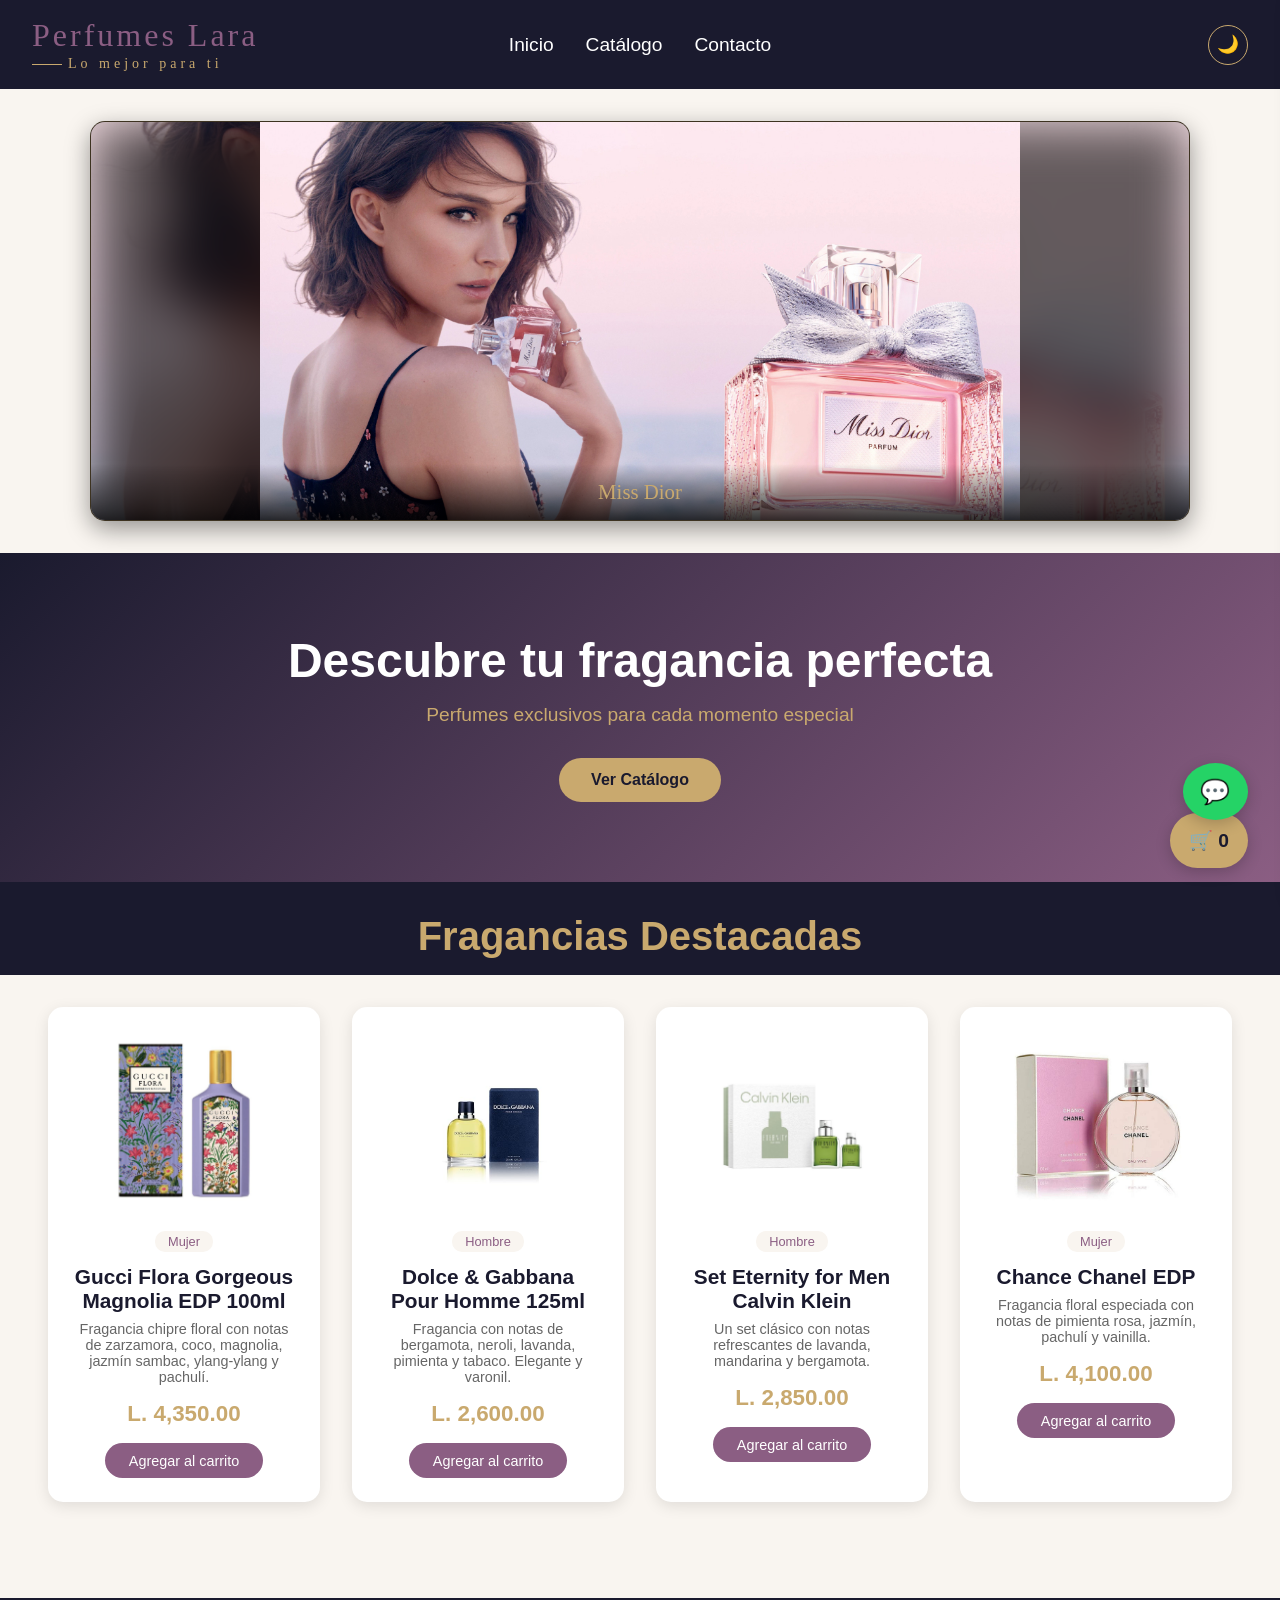
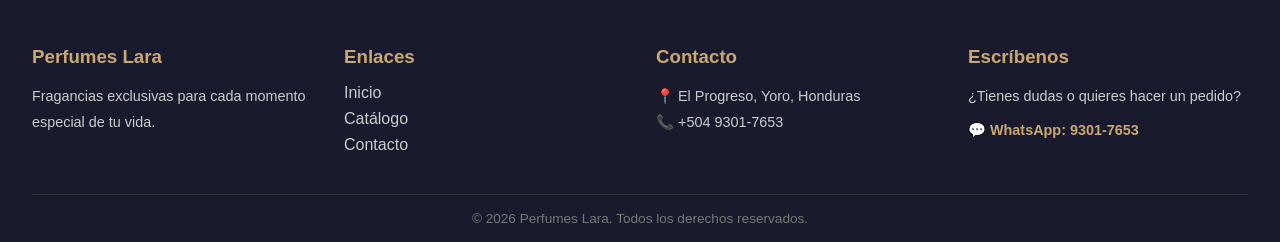
<file: index.html>
<!DOCTYPE html>
<html lang="es">
<head>
  <meta charset="UTF-8">
  <meta name="viewport" content="width=device-width, initial-scale=1.0">
  <title>Perfumes Lara - Inicio</title>
  <link rel="stylesheet" href="css/styles.css">
</head>
<body>

  <!-- NAVBAR -->
  <header class="navbar">
    <div class="logo">
      <span class="logo-nombre">Perfumes Lara</span>
      <div class="logo-linea">
        <span class="logo-linea-decorativa"></span>
        <span class="logo-subtitulo">Lo mejor para ti</span>
      </div>
    </div>

    <nav>
      <button class="hamburger" id="hamburger">☰</button>
      <ul class="nav-links">
        <li><a href="index.html">Inicio</a></li>
        <li><a href="catalogo.html">Catálogo</a></li>
        <li><a href="contacto.html">Contacto</a></li>
      </ul>
    </nav>

    <div class="nav-acciones">
      <button class="btn-dark" id="btn-dark">🌙</button>
    </div>
  </header>

  <!-- CARRUSEL TIPO BANNER -->
  <section class="banner-slider">
    <div class="slider-container" id="sliderContainer">
      
      <div class="slide" style="background-image: url('img/diorportada.jpg');">
        <img src="img/diorportada.jpg" alt="Miss Dior">
        <div class="slide-caption">Miss Dior</div>
      </div>

      <div class="slide" style="background-image: url('img/Sauvage portada.png');">
        <img src="img/Sauvage portada.png" alt="Sauvage">
        <div class="slide-caption">Sauvage</div>
      </div>

      <div class="slide" style="background-image: url('img/coco portada.jpg');">
        <img src="img/coco portada.jpg" alt="Coco Mademoiselle">
        <div class="slide-caption">Coco Mademoiselle</div>
      </div>

      <div class="slide" style="background-image: url('img/blueportada.jpg');">
        <img src="img/blueportada.jpg" alt="Bleu de Chanel">
        <div class="slide-caption">Bleu de Chanel</div>
      </div>

      <div class="slide" style="background-image: url('img/Portada.webp');">
        <img src="img/Portada.webp" alt="La Vie Est Belle">
        <div class="slide-caption">La Vie Est Belle</div>
      </div>

    </div>
  </section>

  <!-- HERO SECTION -->
  <section class="hero">
    <h1>Descubre tu fragancia perfecta</h1>
    <p>Perfumes exclusivos para cada momento especial</p>
    <a href="catalogo.html" class="btn">Ver Catálogo</a>
  </section>

  <!-- SECCIÓN DE PRODUCTOS DESTACADOS -->
  <section class="page-header" style="padding: 2rem 1rem 1rem; background-color: var(--color-oscuro);">
    <h2 style="font-size: 2.5rem; color: var(--color-dorado); text-align: center;">Fragancias Destacadas</h2>
  </section>

  <section class="productos">
    <!-- Card 1 -->
    <div class="card" data-categoria="mujer">
      <img src="img/gucci flora morada 100ml.jpg" alt="Gucci Flora Gorgeous Magnolia EDP 100ml">
      <span class="categoria">Mujer</span>
      <h3>Gucci Flora Gorgeous Magnolia EDP 100ml</h3>
      <p>Fragancia chipre floral con notas de zarzamora, coco, magnolia, jazmín sambac, ylang-ylang y pachulí.</p>
      <span class="precio">L. 4,350.00</span>
      <button class="btn-agregar">Agregar al carrito</button>
    </div>

    <!-- Card 2 -->
    <div class="card" data-categoria="hombre">
      <img src="img/dolce gabbana pour home 125ml.jpg" alt="Dolce & Gabbana Pour Homme 125ml">
      <span class="categoria">Hombre</span>
      <h3>Dolce & Gabbana Pour Homme 125ml</h3>
      <p>Fragancia con notas de bergamota, neroli, lavanda, pimienta y tabaco. Elegante y varonil.</p>
      <span class="precio">L. 2,600.00</span>
      <button class="btn-agregar">Agregar al carrito</button>
    </div>

    <!-- Card 3 -->
    <div class="card" data-categoria="hombre">
      <img src="img/set eternity for men.jpg" alt="Set Eternity for men">
      <span class="categoria">Hombre</span>
      <h3>Set Eternity for Men Calvin Klein</h3>
      <p>Un set clásico con notas refrescantes de lavanda, mandarina y bergamota.</p>
      <span class="precio">L. 2,850.00</span>
      <button class="btn-agregar">Agregar al carrito</button>
    </div>

    <!-- Card 4 -->
    <div class="card" data-categoria="mujer">
      <img src="img/Chance Chanel.jpg" alt="Chance Chanel EDP">
      <span class="categoria">Mujer</span>
      <h3>Chance Chanel EDP</h3>
      <p>Fragancia floral especiada con notas de pimienta rosa, jazmín, pachulí y vainilla.</p>
      <span class="precio">L. 4,100.00</span>
      <button class="btn-agregar">Agregar al carrito</button>
    </div>
  </section>

  <!-- CARRITO FLOTANTE -->
  <div class="carrito-flotante">
    🛒 <span id="contador">0</span>
  </div>

  <!-- WHATSAPP FLOTANTE -->
  <a href="https://wa.me/50493017653" class="whatsapp-flotante" target="_blank">💬</a>

  <!-- PANEL LATERAL DEL CARRITO -->
  <div class="carrito-panel" id="carrito-panel">
    <div class="carrito-header">
      <h3>Tu Carrito</h3>
      <button id="cerrar-carrito">✕</button>
    </div>
    <div class="carrito-items" id="carrito-items">
      <p class="carrito-vacio">Tu carrito está vacío</p>
    </div>
    <div class="carrito-footer">
      <div class="carrito-total">
        <span>Total:</span>
        <span id="carrito-total">L. 0.00</span>
      </div>
      <button class="btn-finalizar" id="btn-finalizar">Finalizar por WhatsApp</button>
    </div>
  </div>
  <div class="overlay" id="overlay"></div>

  <!-- FOOTER -->
  <footer class="footer">
    <div class="footer-contenido">
      <div class="footer-col">
        <h3>Perfumes Lara</h3>
        <p>Fragancias exclusivas para cada momento especial de tu vida.</p>
      </div>
      <div class="footer-col">
        <h3>Enlaces</h3>
        <ul>
          <li><a href="index.html">Inicio</a></li>
          <li><a href="catalogo.html">Catálogo</a></li>
          <li><a href="contacto.html">Contacto</a></li>
        </ul>
      </div>
      <div class="footer-col">
        <h3>Contacto</h3>
        <p>📍 El Progreso, Yoro, Honduras</p>
        <p>📞 +504 9301-7653</p>
      </div>
      <div class="footer-col">
        <h3>Escríbenos</h3>
        <p>¿Tienes dudas o quieres hacer un pedido?</p>
        <p style="margin-top: 0.5rem;">
          <a href="https://wa.me/50493017653" target="_blank" style="color: var(--color-dorado); text-decoration: none; font-weight: bold;">
            💬 WhatsApp: 9301-7653
          </a>
        </p>
      </div>
    </div>
    <div class="footer-bottom">
      <p>&copy; 2026 Perfumes Lara. Todos los derechos reservados.</p>
    </div>
  </footer>

  <script src="js/main.js"></script>
</body>
</html>
</file>
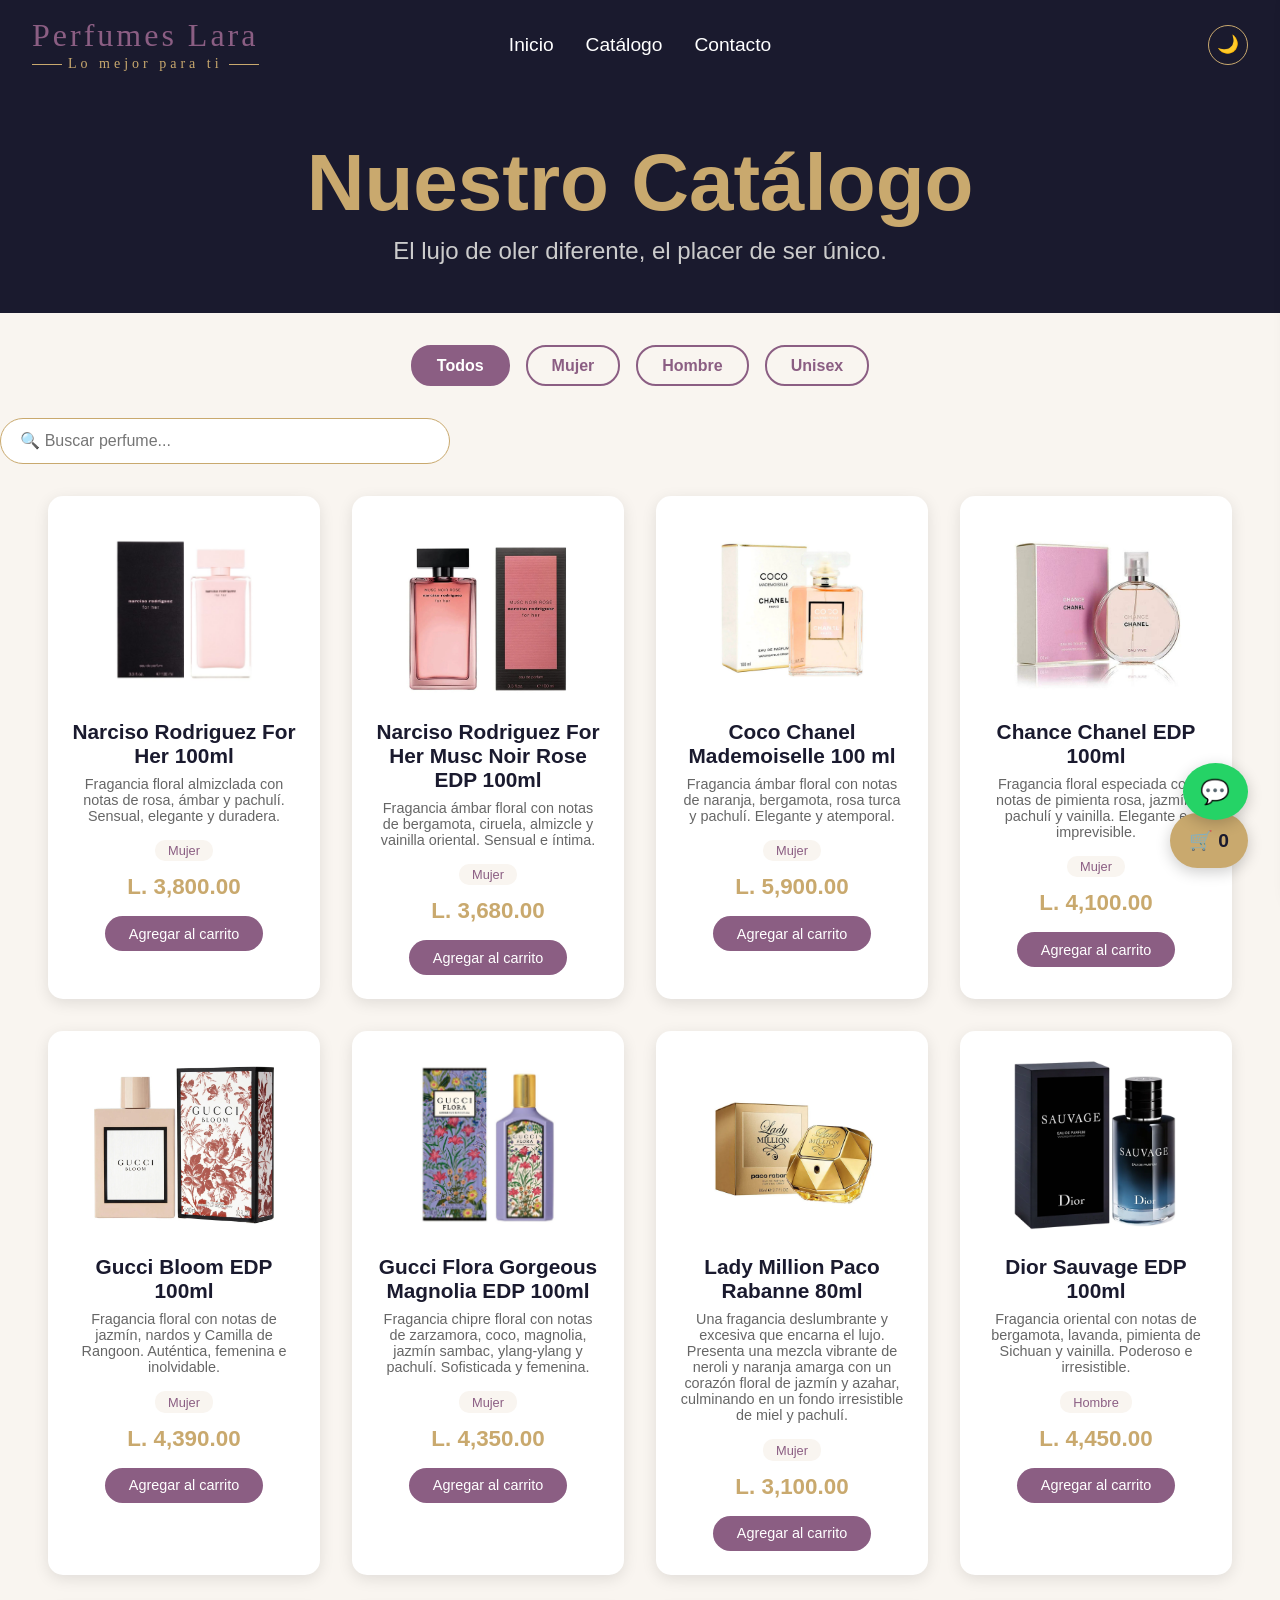
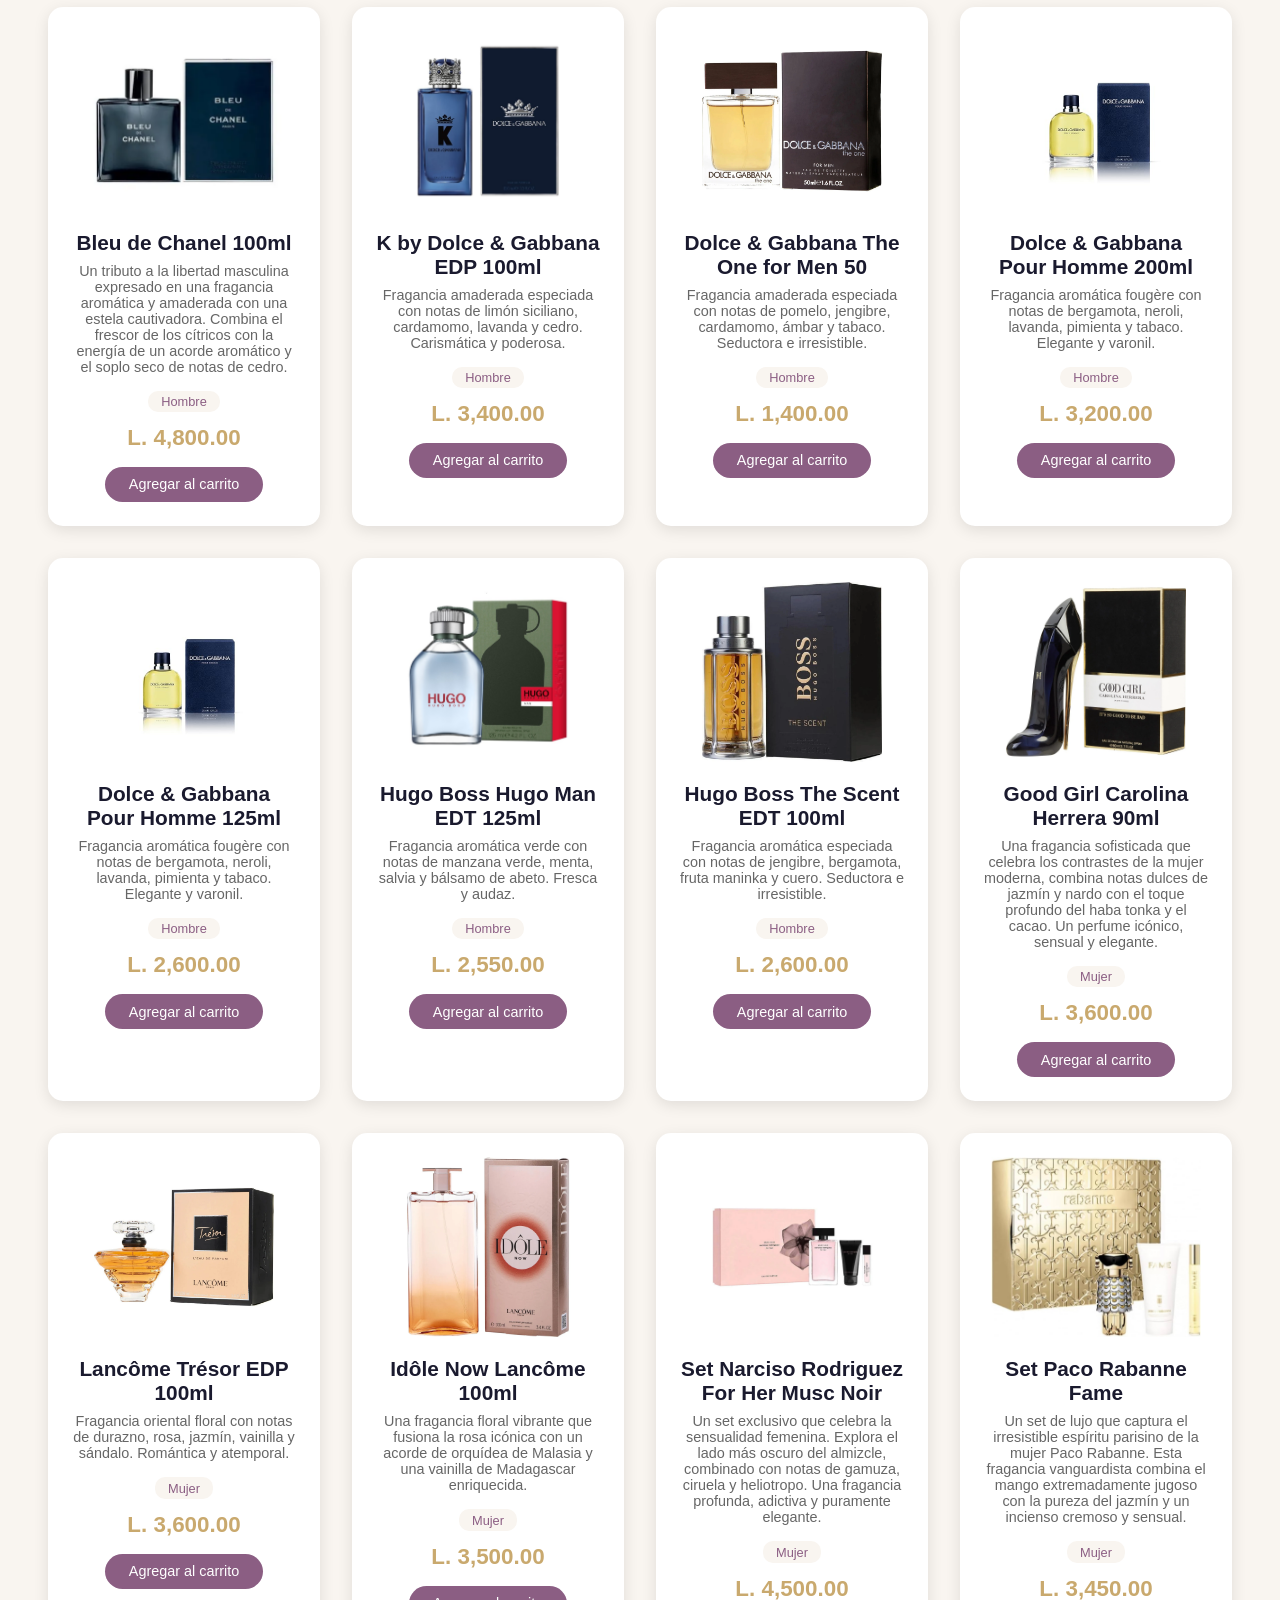
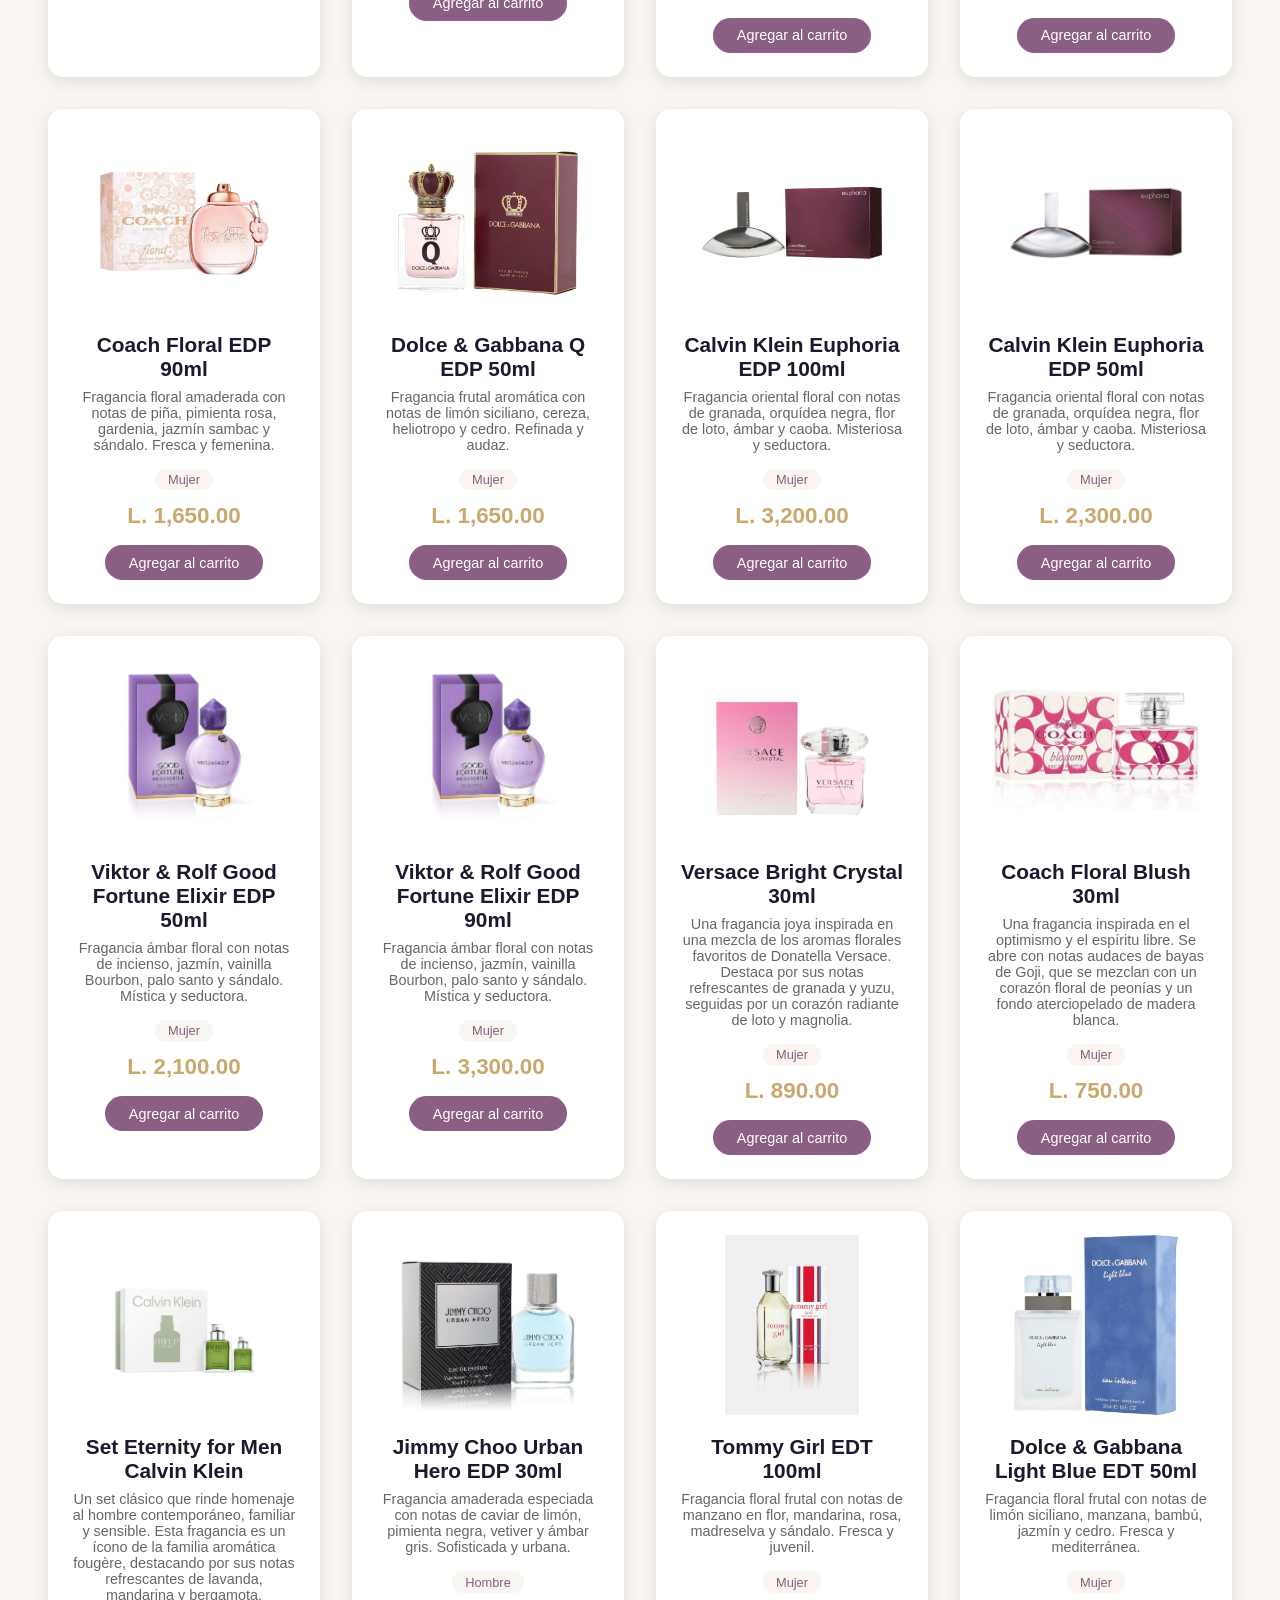
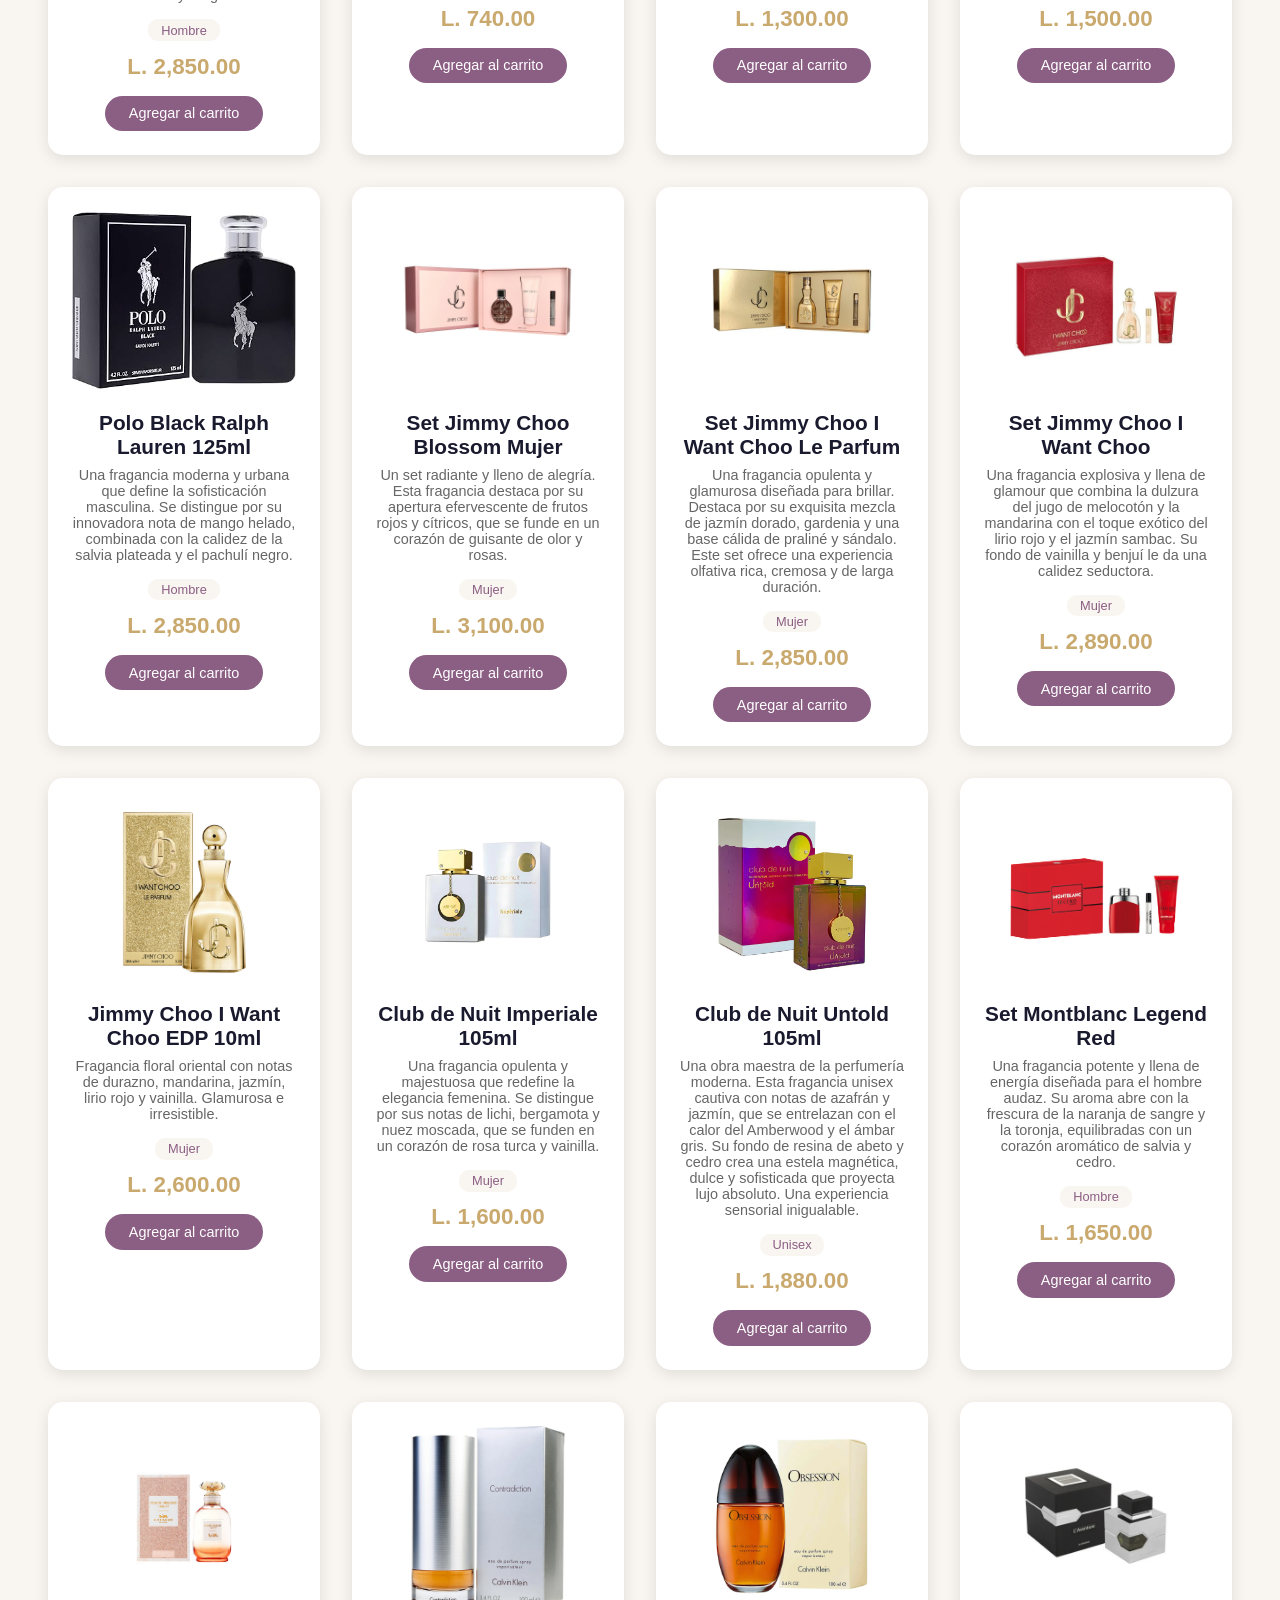
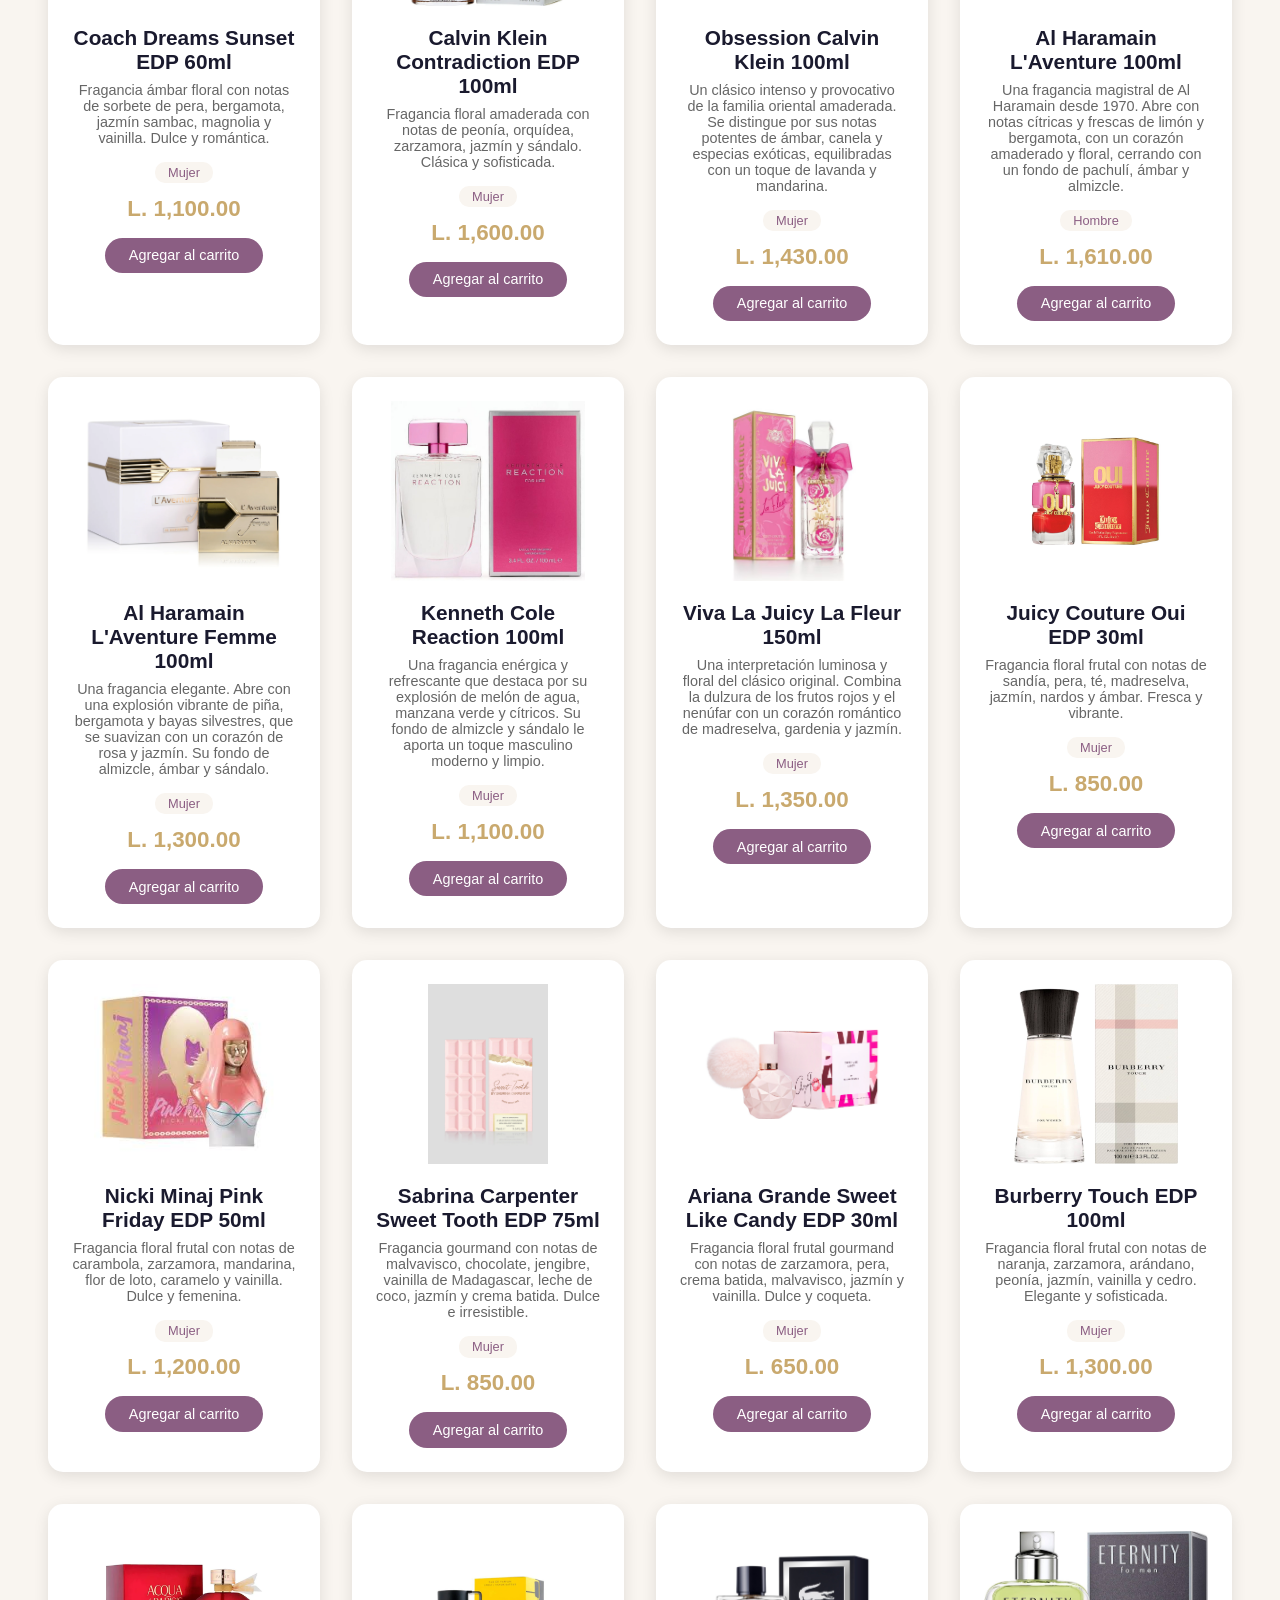
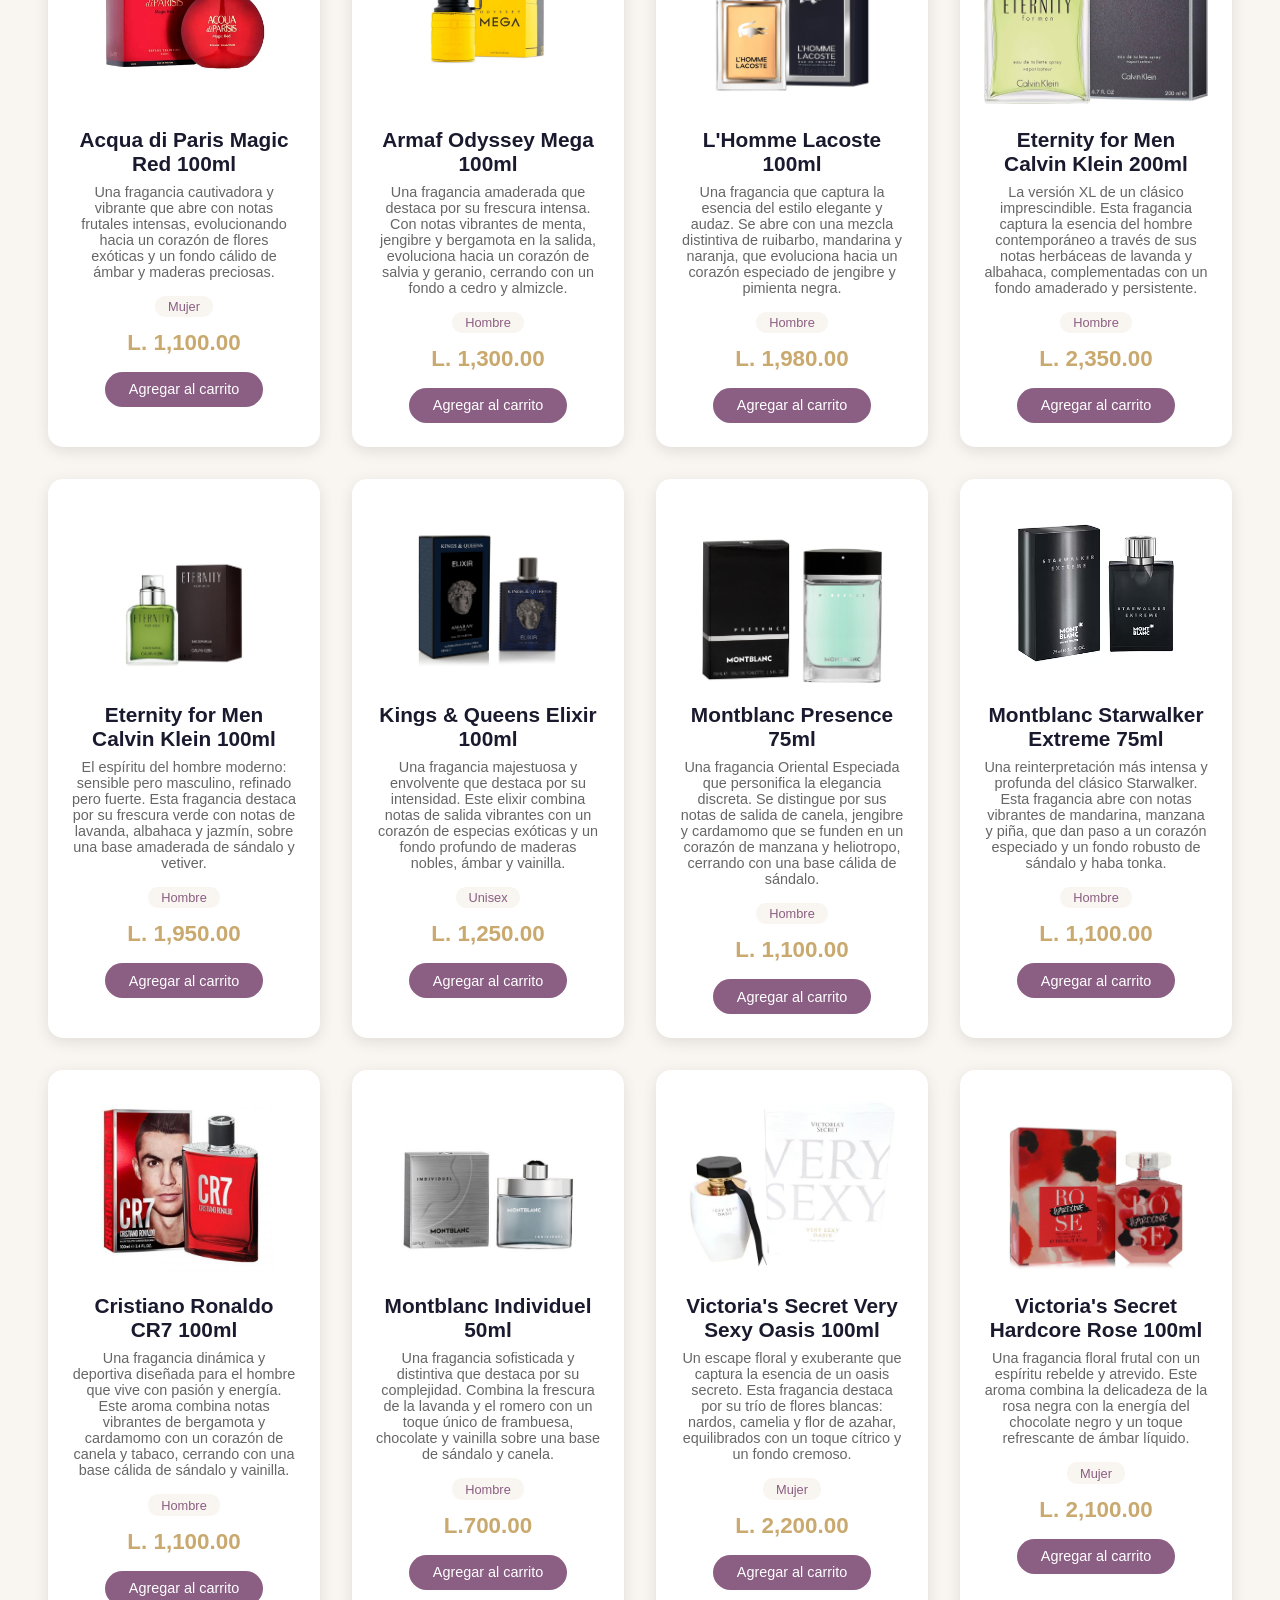
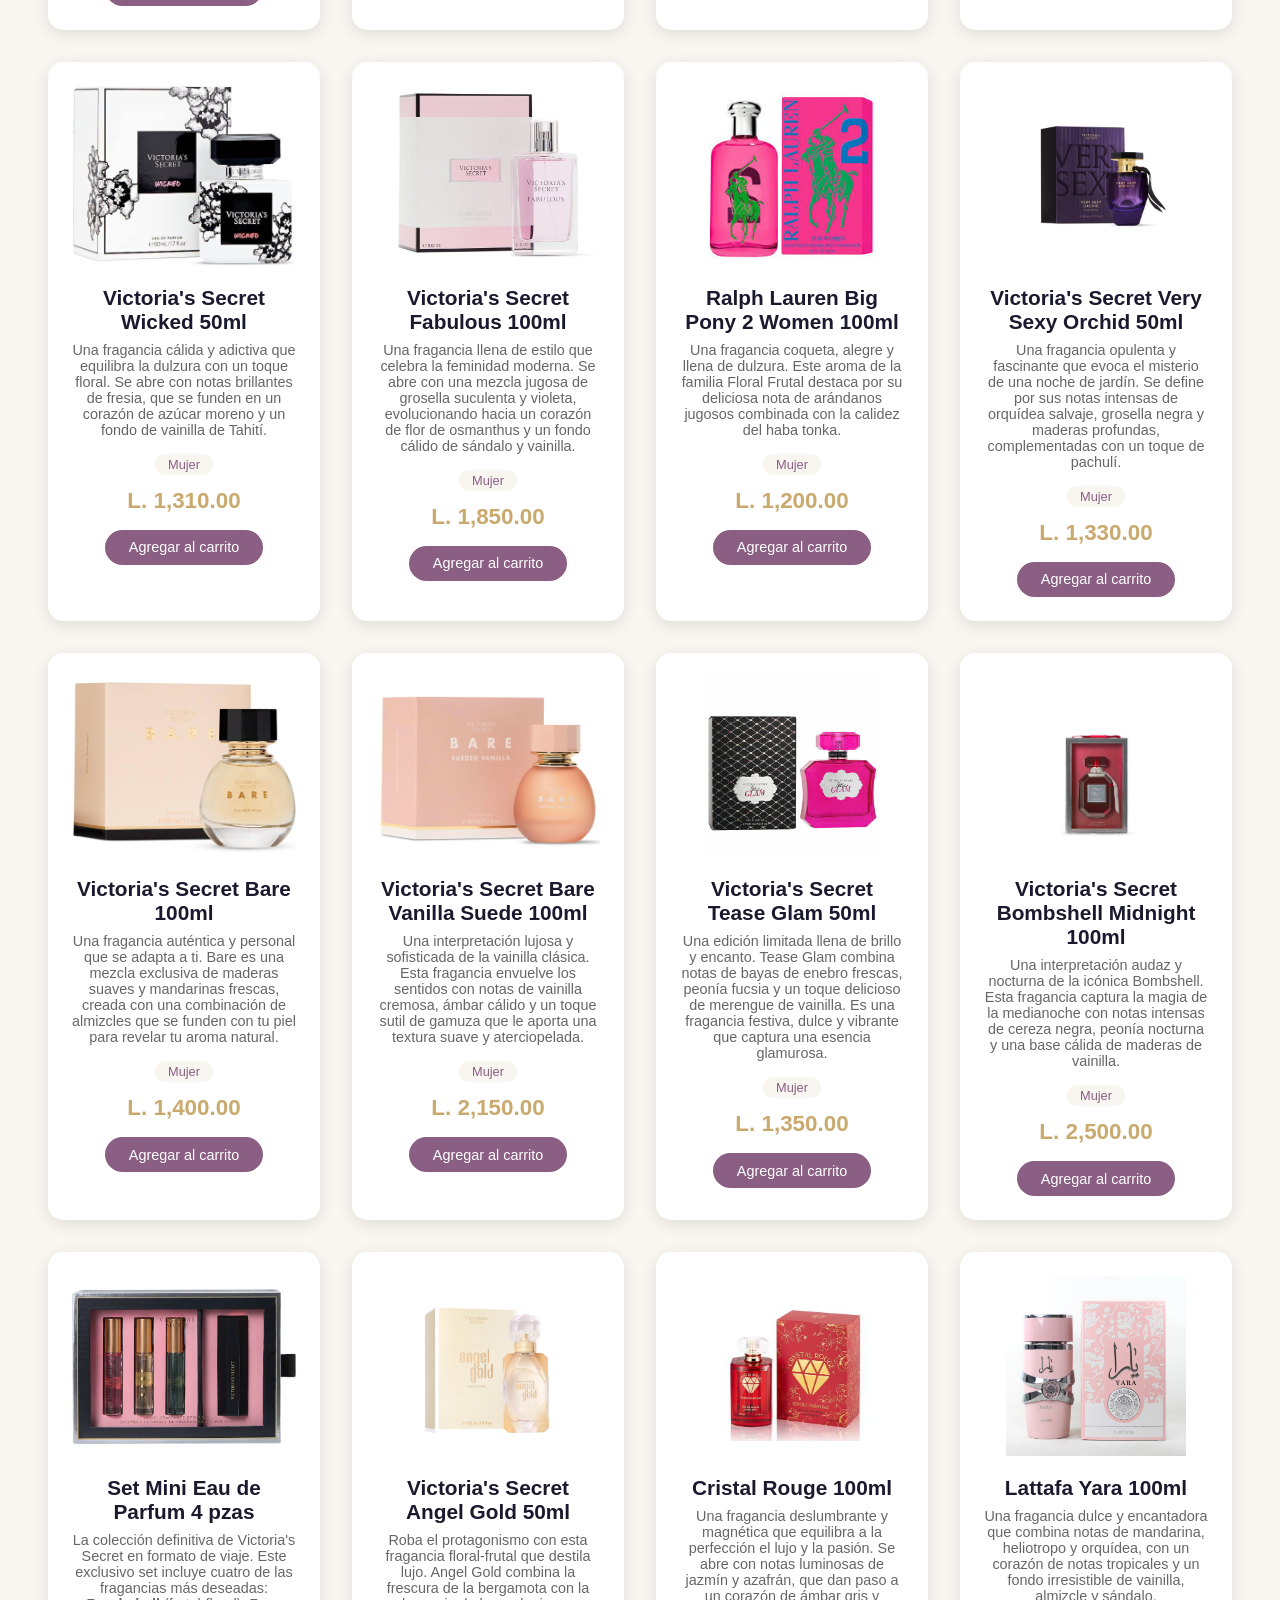
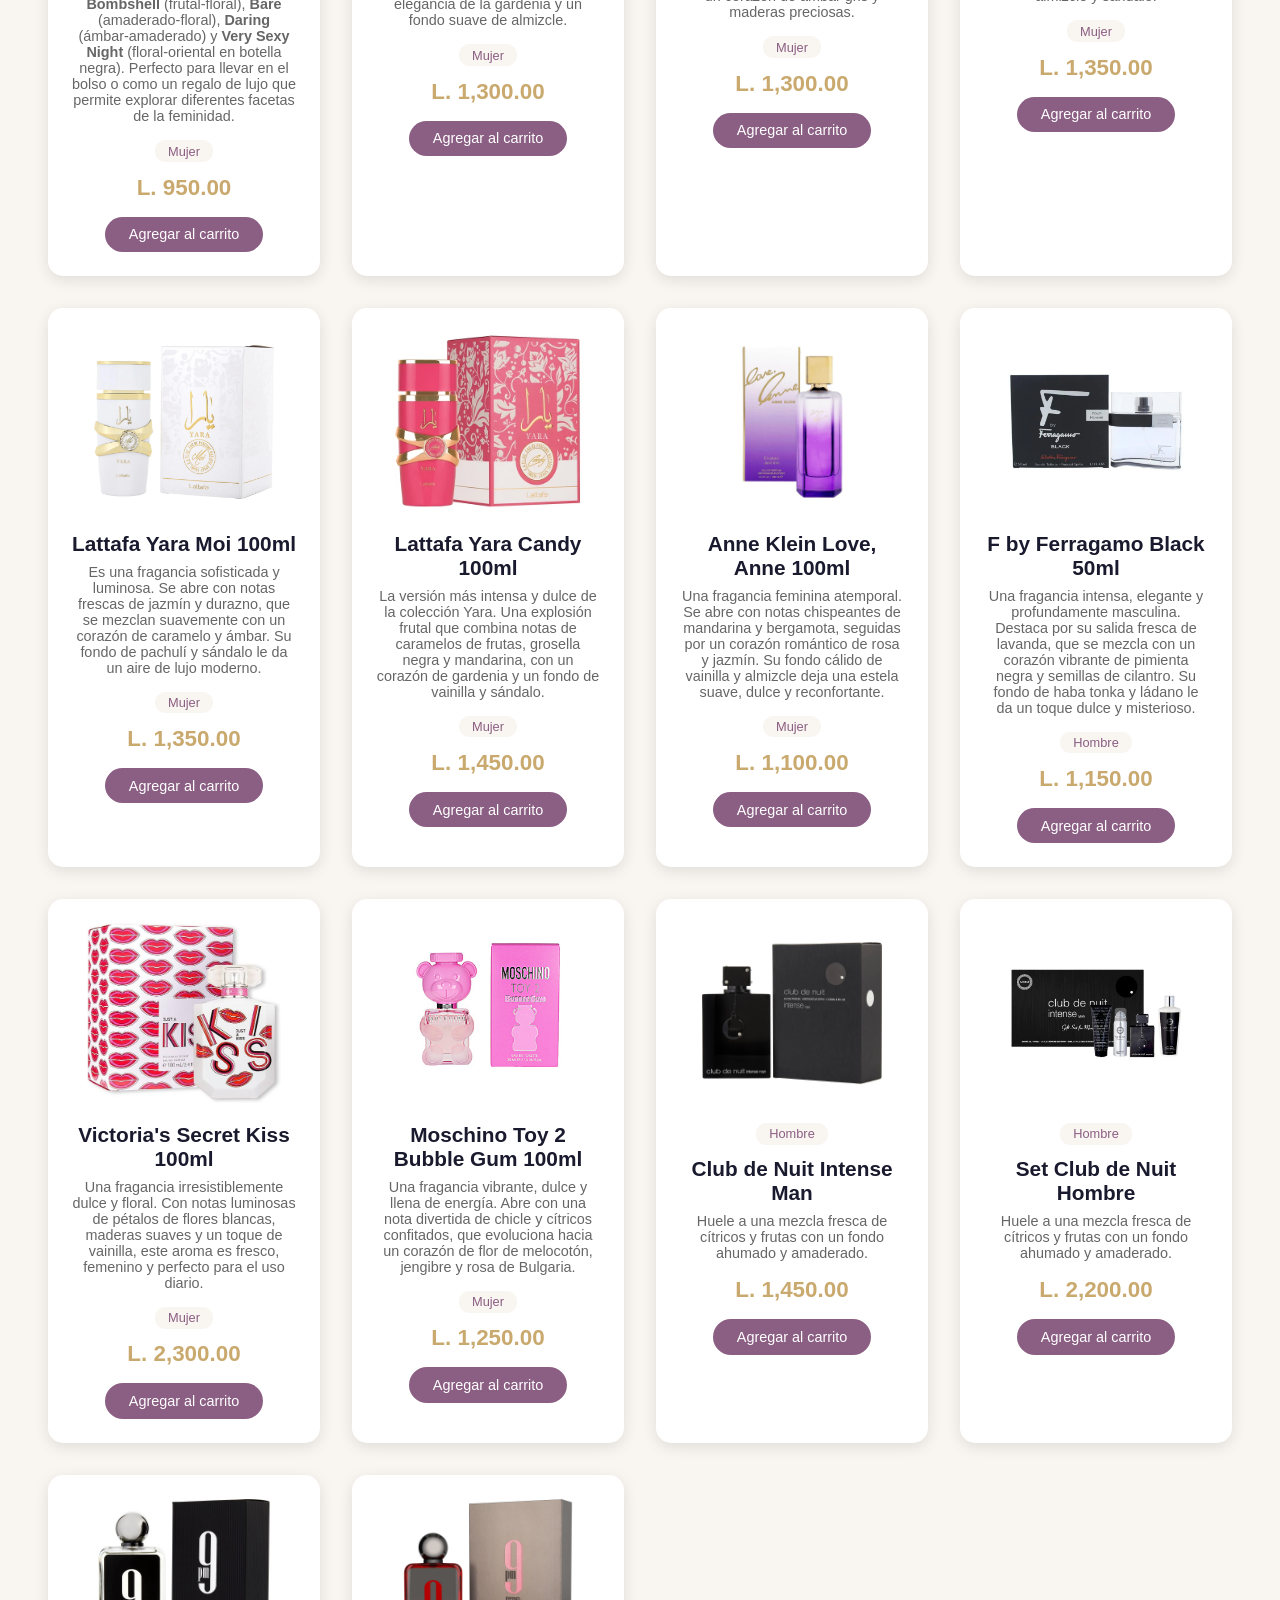
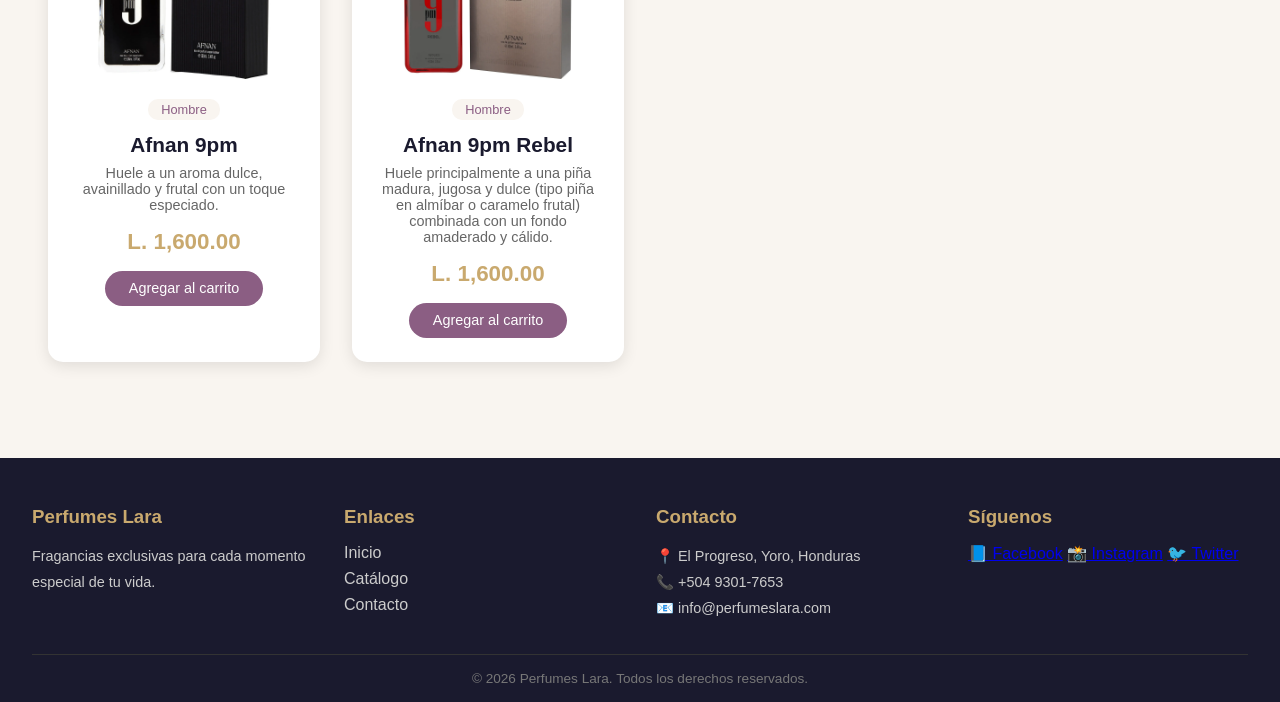
<file: catalogo.html>
<!DOCTYPE html>
<html lang="es">
<head>
  <meta charset="UTF-8">
  <meta name="viewport" content="width=device-width, initial-scale=1.0">
  <title>Catálogo - Perfumes Lara</title>
  <link rel="stylesheet" href="css/styles.css">
</head>
<body>

  <!-- NAVEGACIÓN -->
  <nav class="navbar">
    <div class="logo">
  <span class="logo-nombre">Perfumes Lara</span>
  <div class="logo-linea">
    <span class="logo-linea-decorativa"></span>
    <span class="logo-subtitulo">Lo mejor para ti</span>
    <span class="logo-linea-decorativa"></span>
  </div>
</div>
    <ul class="nav-links">
      <li><a href="index.html">Inicio</a></li>
      <li><a href="catalogo.html">Catálogo</a></li>
      <li><a href="contacto.html">Contacto</a></li>
    </ul>
    <div class="nav-acciones">
      <button class="btn-dark" id="btn-dark">🌙</button>
      <button class="hamburger" id="hamburger">☰</button>
    </div>
  </nav>

  <!-- ENCABEZADO -->
  <section class="page-header">
    <h1>Nuestro Catálogo</h1>
    <p>El lujo de oler diferente, el placer de ser único.</p>
  </section>

  <!-- FILTROS -->
  <section class="filtros">
    <button class="filtro-btn activo" data-filtro="todos">Todos</button>
    <button class="filtro-btn" data-filtro="mujer">Mujer</button>
    <button class="filtro-btn" data-filtro="hombre">Hombre</button>
    <button class="filtro-btn" data-filtro="unisex">Unisex</button>
  </section>

  <!-- BUSCADOR -->
  <section class="buscador">
    <input type="text" id="buscador-input" placeholder="🔍 Buscar perfume...">
  </section>

  <!-- PRODUCTOS -->
  <section class="productos">

    <div class="card" data-categoria="mujer" data-agotado="false">
  <img src="img/Narciso Rodriguez For Her EDP rosa.jpg" alt="Narciso Rodriguez For Her">
     <h3>Narciso Rodriguez For Her 100ml</h3>
  <p>Fragancia floral almizclada con notas de rosa, ámbar y pachulí. Sensual, elegante y duradera.</p>
  <span class="categoria">Mujer</span>
  <span class="precio">L. 3,800.00</span>
  <button class="btn-agregar">Agregar al carrito</button>
</div>

    <div class="card" data-categoria="mujer" data-agotado="false">
      <img src="img/Narciso Rodriguez For Her Musc Noir Rose EDP.webp" alt="Narciso Rodriguez For Her Musc Noir Rose EDP">
      <h3>Narciso Rodriguez For Her Musc Noir Rose EDP 100ml</h3>
      <p>Fragancia ámbar floral con notas de bergamota, ciruela, almizcle y vainilla oriental. Sensual e íntima.</p>
      <span class="categoria">Mujer</span>
      <span class="precio">L. 3,680.00</span>
      <button class="btn-agregar">Agregar al carrito</button>
    </div>

    <div class="card" data-categoria="mujer" data-agotado="false">
      <img src="img/Coco Chanel Mademoiselle.webp" alt="Coco Chanel Mademoiselle 100 ml ">
      <h3>Coco Chanel Mademoiselle 100 ml</h3>
      <p>Fragancia ámbar floral con notas de naranja, bergamota, rosa turca y pachulí. Elegante y atemporal.</p>
      <span class="categoria">Mujer</span>
      <span class="precio">L. 5,900.00</span>
      <button class="btn-agregar">Agregar al carrito</button>
    </div>

   <div class="card" data-categoria="mujer" data-agotado="false">
  <img src="img/Chance Chanel.jpg" alt="Chanel Chance EDP 100ml">
  <h3>Chance Chanel EDP 100ml</h3>
  <p>Fragancia floral especiada con notas de pimienta rosa, jazmín, pachulí y vainilla. Elegante e imprevisible.</p>
  <span class="categoria">Mujer</span>
  <span class="precio">L. 4,100.00</span>
  <button class="btn-agregar">Agregar al carrito</button>
</div>

<div class="card" data-categoria="mujer" data-agotado="false">
  <img src="img/gucci bloom roja 100ml.webp" alt="Gucci Bloom EDP">
  <h3>Gucci Bloom EDP 100ml</h3>
  <p>Fragancia floral con notas de jazmín, nardos y Camilla de Rangoon. Auténtica, femenina e inolvidable.</p>
  <span class="categoria">Mujer</span>
  <span class="precio">L. 4,390.00</span>
  <button class="btn-agregar">Agregar al carrito</button>
</div>

<div class="card" data-categoria="mujer" data-agotado="false">
  <img src="img/gucci flora morada 100ml.jpg" alt="Gucci Flora Gorgeous Magnolia EDP">
  <h3>Gucci Flora Gorgeous Magnolia EDP 100ml</h3>
  <p>Fragancia chipre floral con notas de zarzamora, coco, magnolia, jazmín sambac, ylang-ylang y pachulí. Sofisticada y femenina.</p>
  <span class="categoria">Mujer</span>
  <span class="precio">L. 4,350.00</span>
  <button class="btn-agregar">Agregar al carrito</button>
</div>

<div class="card" data-categoria="mujer" data-agotado="false">
  <img src="img/lady millon 80ml.webp" alt="Paco Rabanne Lady Million">
  <h3>Lady Million Paco Rabanne 80ml</h3>
  <p>Una fragancia deslumbrante y excesiva que encarna el lujo. Presenta una mezcla vibrante de neroli y naranja amarga con un corazón floral de jazmín y azahar, culminando en un fondo irresistible de miel y pachulí. </p>
  <span class="categoria">Mujer</span>
  <span class="precio">L. 3,100.00</span>
  <button class="btn-agregar">Agregar al carrito</button>
</div> 

    <div class="card" data-categoria="hombre" data-agotado="false">
  <img src="img/Sauvage eau parfum.webp" alt="Dior Sauvage EDP 100 ml">
  <h3>Dior Sauvage EDP 100ml</h3>
  <p>Fragancia oriental con notas de bergamota, lavanda, pimienta de Sichuan y vainilla. Poderoso e irresistible.</p>
  <span class="categoria">Hombre</span>
  <span class="precio">L. 4,450.00</span>
  <button class="btn-agregar">Agregar al carrito</button>
</div>

<div class="card" data-categoria="hombre" data-agotado="false">
  <img src="img/blue chanel 100ml.webp" alt="Bleu de Chanel">
  <h3>Bleu de Chanel 100ml</h3>
  <p>Un tributo a la libertad masculina expresado en una fragancia aromática y amaderada con una estela cautivadora. Combina el frescor de los cítricos con la energía de un acorde aromático y el soplo seco de notas de cedro.</p>
  <span class="categoria">Hombre</span>
  <span class="precio">L. 4,800.00</span>
  <button class="btn-agregar">Agregar al carrito</button>
</div>

   <div class="card" data-categoria="hombre" data-agotado="false">
  <img src="img/k by dolce gabbana.jpg" alt="K by Dolce & Gabbana EDP 100ml">
  <h3>K by Dolce & Gabbana EDP 100ml</h3>
  <p>Fragancia amaderada especiada con notas de limón siciliano, cardamomo, lavanda y cedro. Carismática y poderosa.</p>
  <span class="categoria">Hombre</span>
  <span class="precio">L. 3,400.00</span>
  <button class="btn-agregar">Agregar al carrito</button>
</div>

<div class="card" data-categoria="hombre" data-agotado="false">
  <img src="img/dolce gabbana the one.webp" alt="Dolce & Gabbana The One for Men 50ml">
  <h3>Dolce & Gabbana The One for Men 50</h3>
  <p>Fragancia amaderada especiada con notas de pomelo, jengibre, cardamomo, ámbar y tabaco. Seductora e irresistible.</p>
  <span class="categoria">Hombre</span>
  <span class="precio">L. 1,400.00</span>
  <button class="btn-agregar">Agregar al carrito</button>
</div>

<div class="card" data-categoria="hombre" data-agotado="false">
  <img src="img/Dolce gabbana Pour Home 200ml.jpg" alt="Dolce & Gabbana Pour Homme 200ml">
  <h3>Dolce & Gabbana Pour Homme 200ml</h3>
  <p>Fragancia aromática fougère con notas de bergamota, neroli, lavanda, pimienta y tabaco. Elegante y varonil.</p>
  <span class="categoria">Hombre</span>
  <span class="precio">L. 3,200.00</span>
  <button class="btn-agregar">Agregar al carrito</button>
</div>

<div class="card" data-categoria="hombre" data-agotado="false">
  <img src="img/dolce gabbana pour home 125ml.jpg" alt="Dolce & Gabbana Pour Homme 125ml">
  <h3>Dolce & Gabbana Pour Homme 125ml</h3>
  <p>Fragancia aromática fougère con notas de bergamota, neroli, lavanda, pimienta y tabaco. Elegante y varonil.</p>
  <span class="categoria">Hombre</span>
  <span class="precio">L. 2,600.00</span>
  <button class="btn-agregar">Agregar al carrito</button>
</div>

<div class="card" data-categoria="hombre" data-agotado="false">
  <img src="img/hugo man 125ml.jpg" alt="Hugo Boss Hugo Man EDT">
  <h3>Hugo Boss Hugo Man EDT 125ml</h3>
  <p>Fragancia aromática verde con notas de manzana verde, menta, salvia y bálsamo de abeto. Fresca y audaz.</p>
  <span class="categoria">Hombre</span>
  <span class="precio">L. 2,550.00</span>
  <button class="btn-agregar">Agregar al carrito</button>
</div>

<div class="card" data-categoria="hombre" data-agotado="false">
  <img src="img/The scent boss.webp" alt="Hugo Boss The Scent EDT">
  <h3>Hugo Boss The Scent EDT 100ml</h3>
  <p>Fragancia aromática especiada con notas de jengibre, bergamota, fruta maninka y cuero. Seductora e irresistible.</p>
  <span class="categoria">Hombre</span>
  <span class="precio">L. 2,600.00</span>
  <button class="btn-agregar">Agregar al carrito</button>
</div>

<div class="card" data-categoria="mujer" data-agotado="false">
  <img src="img/good girl 90ml.webp" alt="Carolina Herrera Good Girl">
  <h3>Good Girl Carolina Herrera 90ml</h3>
  <p>Una fragancia sofisticada que celebra los contrastes de la mujer moderna, combina notas dulces de jazmín y nardo con el toque profundo del haba tonka y el cacao. Un perfume icónico, sensual y elegante.</p>
  <span class="categoria">Mujer</span>
  <span class="precio">L. 3,600.00</span>
  <button class="btn-agregar">Agregar al carrito</button>
</div> 

<div class="card" data-categoria="mujer" data-agotado="false">
  <img src="img/tresor 100ml.webp" alt="Lancôme Trésor EDP">
  <h3>Lancôme Trésor EDP 100ml</h3>
  <p>Fragancia oriental floral con notas de durazno, rosa, jazmín, vainilla y sándalo. Romántica y atemporal.</p>
  <span class="categoria">Mujer</span>
  <span class="precio">L. 3,600.00</span>
  <button class="btn-agregar">Agregar al carrito</button>
</div>

<div class="card" data-categoria="mujer" data-agotado="false">
  <img src="img/Idole now.webp" alt="Lancôme Idôle Now">
  <h3>Idôle Now Lancôme 100ml</h3>
  <p>Una fragancia floral vibrante que fusiona la rosa icónica con un acorde de orquídea de Malasia y una vainilla de Madagascar enriquecida. </p>
  <span class="categoria">Mujer</span>
  <span class="precio">L. 3,500.00</span>
  <button class="btn-agregar">Agregar al carrito</button>
</div>

<div class="card" data-categoria="mujer" data-agotado="false">
  <img src="img/set musc noir narciso rodriguez.webp" alt="Set Narciso Rodriguez Musc Noir">
  <h3>Set Narciso Rodriguez For Her Musc Noir</h3>
  <p>Un set exclusivo que celebra la sensualidad femenina. Explora el lado más oscuro del almizcle, combinado con notas de gamuza, ciruela y heliotropo. Una fragancia profunda, adictiva y puramente elegante.</p>
  <span class="categoria">Mujer</span>
  <span class="precio">L. 4,500.00</span>
  <button class="btn-agregar">Agregar al carrito</button>
</div>

<div class="card" data-categoria="mujer" data-agotado="false">
  <img src="img/set famme paco rabbanne.jpg" alt="Set Paco Rabanne Fame">
  <h3>Set Paco Rabanne Fame</h3>
  <p>Un set de lujo que captura el irresistible espíritu parisino de la mujer Paco Rabanne. Esta fragancia vanguardista combina el mango extremadamente jugoso con la pureza del jazmín y un incienso cremoso y sensual. </p>
  <span class="categoria">Mujer</span>
  <span class="precio">L. 3,450.00</span>
  <button class="btn-agregar">Agregar al carrito</button>
</div>

<div class="card" data-categoria="mujer" data-agotado="false">
  <img src="img/coach floral.webp" alt="Coach Floral EDP">
  <h3>Coach Floral EDP 90ml</h3>
  <p>Fragancia floral amaderada con notas de piña, pimienta rosa, gardenia, jazmín sambac y sándalo. Fresca y femenina.</p>
  <span class="categoria">Mujer</span>
  <span class="precio">L. 1,650.00</span>
  <button class="btn-agregar">Agregar al carrito</button>
</div>

<div class="card" data-categoria="mujer" data-agotado="false">
  <img src="img/Q dolce gabbana.webp" alt="Dolce & Gabbana Q EDP" data-agotado="false">
  <h3>Dolce & Gabbana Q EDP 50ml</h3>
  <p>Fragancia frutal aromática con notas de limón siciliano, cereza, heliotropo y cedro. Refinada y audaz.</p>
  <span class="categoria">Mujer</span>
  <span class="precio">L. 1,650.00</span>
  <button class="btn-agregar">Agregar al carrito</button>
</div>

<div class="card" data-categoria="mujer" data-agotado="false">
  <img src="img/Euphoria 100ml.webp" alt="Calvin Klein Euphoria EDP 100ml">
  <h3>Calvin Klein Euphoria EDP 100ml</h3>
  <p>Fragancia oriental floral con notas de granada, orquídea negra, flor de loto, ámbar y caoba. Misteriosa y seductora.</p>
  <span class="categoria">Mujer</span>
  <span class="precio">L. 3,200.00</span>
  <button class="btn-agregar">Agregar al carrito</button>
</div>

<div class="card" data-categoria="mujer" data-agotado="false">
  <img src="img/euphoria 50ml.jpg" alt="Calvin Klein Euphoria EDP 50ml">
  <h3>Calvin Klein Euphoria EDP 50ml</h3>
  <p>Fragancia oriental floral con notas de granada, orquídea negra, flor de loto, ámbar y caoba. Misteriosa y seductora.</p>
  <span class="categoria">Mujer</span>
  <span class="precio">L. 2,300.00</span>
  <button class="btn-agregar">Agregar al carrito</button>
</div>

<div class="card" data-categoria="mujer" data-agotado="false">
  <img src="img/good fortune 50ml.jpg" alt="Viktor & Rolf Good Fortune Elixir EDP">
  <h3>Viktor & Rolf Good Fortune Elixir EDP 50ml</h3>
  <p>Fragancia ámbar floral con notas de incienso, jazmín, vainilla Bourbon, palo santo y sándalo. Mística y seductora.</p>
  <span class="categoria">Mujer</span>
  <span class="precio">L. 2,100.00</span>
  <button class="btn-agregar">Agregar al carrito</button>
</div>

<div class="card" data-categoria="mujer" data-agotado="false">
  <img src="img/good fortune 90.jpg" alt="Viktor & Rolf Good Fortune Elixir EDP">
  <h3>Viktor & Rolf Good Fortune Elixir EDP 90ml</h3>
  <p>Fragancia ámbar floral con notas de incienso, jazmín, vainilla Bourbon, palo santo y sándalo. Mística y seductora.</p>
  <span class="categoria">Mujer</span>
  <span class="precio">L. 3,300.00</span>
  <button class="btn-agregar">Agregar al carrito</button>
</div>

<div class="card" data-categoria="mujer" data-agotado="false">
  <img src="img/versa bright crystal 30ml.avif" alt="Versace Bright Crystal">
  <h3>Versace Bright Crystal 30ml</h3>
  <p>Una fragancia joya inspirada en una mezcla de los aromas florales favoritos de Donatella Versace. Destaca por sus notas refrescantes de granada y yuzu, seguidas por un corazón radiante de loto y magnolia.</p>
  <span class="categoria">Mujer</span>
  <span class="precio">L. 890.00</span>
  <button class="btn-agregar">Agregar al carrito</button>
</div>

<div class="card" data-categoria="mujer" data-agotado="false">
  <img src="img/blossom coach 30ml.webp" alt="Coach Floral Blush">
  <h3>Coach Floral Blush 30ml</h3>
  <p>Una fragancia inspirada en el optimismo y el espíritu libre. Se abre con notas audaces de bayas de Goji, que se mezclan con un corazón floral de peonías y un fondo aterciopelado de madera blanca. </p>
  <span class="categoria">Mujer</span>
  <span class="precio">L. 750.00</span>
  <button class="btn-agregar">Agregar al carrito</button>
</div> 

<div class="card" data-categoria="hombre" data-agotado="false">
  <img src="img/set eternity for men.jpg" alt="Set Calvin Klein Eternity for Men">
  <h3>Set Eternity for Men Calvin Klein</h3>
  <p>Un set clásico que rinde homenaje al hombre contemporáneo, familiar y sensible. Esta fragancia es un ícono de la familia aromática fougère, destacando por sus notas refrescantes de lavanda, mandarina y bergamota.</p>
  <span class="categoria">Hombre</span>
  <span class="precio">L. 2,850.00</span>
  <button class="btn-agregar">Agregar al carrito</button>
</div> 

<div class="card" data-categoria="hombre" data-agotado="false">
  <img src="img/jimmy choo 30ml.webp" alt="Jimmy Choo Urban Hero 30ml">
  <h3>Jimmy Choo Urban Hero EDP 30ml</h3>
  <p>Fragancia amaderada especiada con notas de caviar de limón, pimienta negra, vetiver y ámbar gris. Sofisticada y urbana.</p>
  <span class="categoria">Hombre</span>
  <span class="precio">L. 740.00</span>
  <button class="btn-agregar">Agregar al carrito</button>
</div> 

<div class="card" data-categoria="mujer" data-agotado="false">
  <img src="img/tommi girl 100ml.webp" alt="Tommy Girl EDT">
  <h3>Tommy Girl EDT 100ml</h3>
  <p>Fragancia floral frutal con notas de manzano en flor, mandarina, rosa, madreselva y sándalo. Fresca y juvenil.</p>
  <span class="categoria">Mujer</span>
  <span class="precio">L. 1,300.00</span>
  <button class="btn-agregar">Agregar al carrito</button>
</div> 

<div class="card" data-categoria="mujer" data-agotado="false">
  <img src="img/light blue dolce gabbana 50ml.webp" alt="Dolce & Gabbana Light Blue EDT Mujer">
  <h3>Dolce & Gabbana Light Blue EDT 50ml</h3>
  <p>Fragancia floral frutal con notas de limón siciliano, manzana, bambú, jazmín y cedro. Fresca y mediterránea.</p>
  <span class="categoria">Mujer</span>
  <span class="precio">L. 1,500.00</span>
  <button class="btn-agregar">Agregar al carrito</button>
</div>

<div class="card" data-categoria="hombre" data-agotado="false">
  <img src="img/polo negra 100ml.jpg" alt="Ralph Lauren Polo Black">
  <h3>Polo Black Ralph Lauren 125ml</h3>
  <p>Una fragancia moderna y urbana que define la sofisticación masculina. Se distingue por su innovadora nota de mango helado, combinada con la calidez de la salvia plateada y el pachulí negro.</p>
  <span class="categoria">Hombre</span>
  <span class="precio">L. 2,850.00</span>
  <button class="btn-agregar">Agregar al carrito</button>
</div>

<div class="card" data-categoria="mujer" data-agotado="false">
  <img src="img/set jimmy choo rosado.jpg" alt="Set Jimmy Choo Blossom">
  <h3>Set Jimmy Choo Blossom Mujer</h3>
  <p>Un set radiante y lleno de alegría. Esta fragancia destaca por su apertura efervescente de frutos rojos y cítricos, que se funde en un corazón de guisante de olor y rosas. </p>
  <span class="categoria">Mujer</span>
  <span class="precio">L. 3,100.00</span>
  <button class="btn-agregar">Agregar al carrito</button>
</div>

<div class="card" data-categoria="mujer" data-agotado="false">
  <img src="img/set jimmy choo dorado.webp" alt="Set Jimmy Choo I Want Choo Le Parfum">
  <h3>Set Jimmy Choo I Want Choo Le Parfum</h3>
  <p>Una fragancia opulenta y glamurosa diseñada para brillar. Destaca por su exquisita mezcla de jazmín dorado, gardenia y una base cálida de praliné y sándalo. Este set ofrece una experiencia olfativa rica, cremosa y de larga duración.</p>
  <span class="categoria">Mujer</span>
  <span class="precio">L. 2,850.00</span>
  <button class="btn-agregar">Agregar al carrito</button>
</div>

<div class="card" data-categoria="mujer" data-agotado="false">
  <img src="img/set jimmy choo rojo.webp" alt="Set Jimmy Choo I Want Choo">
  <h3>Set Jimmy Choo I Want Choo</h3>
  <p>Una fragancia explosiva y llena de glamour que combina la dulzura del jugo de melocotón y la mandarina con el toque exótico del lirio rojo y el jazmín sambac. Su fondo de vainilla y benjuí le da una calidez seductora.</p>
  <span class="categoria">Mujer</span>
  <span class="precio">L. 2,890.00</span>
  <button class="btn-agregar">Agregar al carrito</button>
</div>

<div class="card" data-categoria="mujer" data-agotado="false">
  <img src="img/I want choo.webp" alt="Jimmy Choo I Want Choo EDP">
  <h3>Jimmy Choo I Want Choo EDP 10ml</h3>
  <p>Fragancia floral oriental con notas de durazno, mandarina, jazmín, lirio rojo y vainilla. Glamurosa e irresistible.</p>
  <span class="categoria">Mujer</span>
  <span class="precio">L. 2,600.00</span>
  <button class="btn-agregar">Agregar al carrito</button>
</div>

<div class="card" data-categoria="mujer" data-agotado="false">
  <img src="img/imperiale cluc de nuit 105 ml.webp" alt="Armaf Club de Nuit Imperiale">
  <h3>Club de Nuit Imperiale 105ml</h3>
  <p>Una fragancia opulenta y majestuosa que redefine la elegancia femenina. Se distingue por sus notas de lichi, bergamota y nuez moscada, que se funden en un corazón de rosa turca y vainilla. </p>
  <span class="categoria">Mujer</span>
  <span class="precio">L. 1,600.00</span>
  <button class="btn-agregar">Agregar al carrito</button>
</div> 

<div class="card" data-categoria="unisex" data-agotado="false">
  <img src="img/club de nuit untold.webp" alt="Armaf Club de Nuit Untold">
  <h3>Club de Nuit Untold 105ml</h3>
  <p>Una obra maestra de la perfumería moderna. Esta fragancia unisex cautiva con notas de azafrán y jazmín, que se entrelazan con el calor del Amberwood y el ámbar gris. Su fondo de resina de abeto y cedro crea una estela magnética, dulce y sofisticada que proyecta lujo absoluto. Una experiencia sensorial inigualable.</p>
  <span class="categoria">Unisex</span>
  <span class="precio">L. 1,880.00</span>
  <button class="btn-agregar">Agregar al carrito</button>
</div>

<div class="card" data-categoria="hombre" data-agotado="false">
  <img src="img/set legend red .jpg" alt="Set Montblanc Legend Red">
  <h3>Set Montblanc Legend Red</h3>
  <p>Una fragancia potente y llena de energía diseñada para el hombre audaz. Su aroma abre con la frescura de la naranja de sangre y la toronja, equilibradas con un corazón aromático de salvia y cedro.</p>
  <span class="categoria">Hombre</span>
  <span class="precio">L. 1,650.00</span>
  <button class="btn-agregar">Agregar al carrito</button>
</div>

<div class="card" data-categoria="mujer" data-agotado="false">
  <img src="img/coach sunset 60ml.avif" alt="Coach Dreams Sunset EDP">
  <h3>Coach Dreams Sunset EDP 60ml</h3>
  <p>Fragancia ámbar floral con notas de sorbete de pera, bergamota, jazmín sambac, magnolia y vainilla. Dulce y romántica.</p>
  <span class="categoria">Mujer</span>
  <span class="precio">L. 1,100.00</span>
  <button class="btn-agregar">Agregar al carrito</button>
</div>

<div class="card" data-categoria="mujer" data-agotado="false">
  <img src="img/contradiction CK.webp" alt="Calvin Klein Contradiction EDP">
  <h3>Calvin Klein Contradiction EDP 100ml</h3>
  <p>Fragancia floral amaderada con notas de peonía, orquídea, zarzamora, jazmín y sándalo. Clásica y sofisticada.</p>
  <span class="categoria">Mujer</span>
  <span class="precio">L. 1,600.00</span>
  <button class="btn-agregar">Agregar al carrito</button>
</div>

<div class="card" data-categoria="mujer" data-agotado="false">
  <img src="img/obsession 100ml.webp" alt="Obsession Calvin Klein Hombre">
  <h3>Obsession Calvin Klein 100ml</h3>
  <p>Un clásico intenso y provocativo de la familia oriental amaderada. Se distingue por sus notas potentes de ámbar, canela y especias exóticas, equilibradas con un toque de lavanda y mandarina.</p>
  <span class="categoria">Mujer</span>
  <span class="precio">L. 1,430.00</span>
  <button class="btn-agregar">Agregar al carrito</button>
</div>

<div class="card" data-categoria="hombre" data-agotado="false">
  <img src="img/Al Haramain Since 1970 100ml.webp" alt="Al Haramain L'Aventure Since 1970">
  <h3>Al Haramain L'Aventure 100ml</h3>
  <p>Una fragancia magistral de Al Haramain desde 1970. Abre con notas cítricas y frescas de limón y bergamota, con un corazón amaderado y floral, cerrando con un fondo de pachulí, ámbar y almizcle.</p>
  <span class="categoria">Hombre</span>
  <span class="precio">L. 1,610.00</span>
  <button class="btn-agregar">Agregar al carrito</button>
</div>

<div class="card" data-categoria="mujer" data-agotado="false">
  <img src="img/l aventure femme.webp" alt="Al Haramain L'Aventure Femme">
  <h3>Al Haramain L'Aventure Femme 100ml</h3>
  <p>Una fragancia elegante. Abre con una explosión vibrante de piña, bergamota y bayas silvestres, que se suavizan con un corazón de rosa y jazmín. Su fondo de almizcle, ámbar y sándalo.</p>
  <span class="categoria">Mujer</span>
  <span class="precio">L. 1,300.00</span>
  <button class="btn-agregar">Agregar al carrito</button>
</div>

<div class="card" data-categoria="mujer" data-agotado="false">
  <img src="img/raction kenneth cole 100ml.avif" alt="Kenneth Cole Reaction">
  <h3>Kenneth Cole Reaction 100ml</h3>
  <p>Una fragancia enérgica y refrescante que destaca por su explosión de melón de agua, manzana verde y cítricos. Su fondo de almizcle y sándalo le aporta un toque masculino moderno y limpio.</p>
  <span class="categoria">Mujer</span>
  <span class="precio">L. 1,100.00</span>
  <button class="btn-agregar">Agregar al carrito</button>
</div>

<div class="card" data-categoria="mujer" data-agotado="false">
  <img src="img/viva la juicy 150ml.avif" alt="Viva La Juicy La Fleur">
  <h3>Viva La Juicy La Fleur 150ml</h3>
  <p>Una interpretación luminosa y floral del clásico original. Combina la dulzura de los frutos rojos y el nenúfar con un corazón romántico de madreselva, gardenia y jazmín.</p>
  <span class="categoria">Mujer</span>
  <span class="precio">L. 1,350.00</span>
  <button class="btn-agregar">Agregar al carrito</button>
</div>

<div class="card" data-categoria="mujer" data-agotado="false">
  <img src="img/oui juice contour 30ml.jpg" alt="Juicy Couture Oui EDP">
  <h3>Juicy Couture Oui EDP 30ml</h3>
  <p>Fragancia floral frutal con notas de sandía, pera, té, madreselva, jazmín, nardos y ámbar. Fresca y vibrante.</p>
  <span class="categoria">Mujer</span>
  <span class="precio">L. 850.00</span>
  <button class="btn-agregar">Agregar al carrito</button>
</div>

<div class="card" data-categoria="mujer" data-agotado="false">
  <img src="img/pink friday Nicki Minaj 50ml.jpeg" alt="Nicki Minaj Pink Friday EDP">
  <h3>Nicki Minaj Pink Friday EDP 50ml</h3>
  <p>Fragancia floral frutal con notas de carambola, zarzamora, mandarina, flor de loto, caramelo y vainilla. Dulce y femenina.</p>
  <span class="categoria">Mujer</span>
  <span class="precio">L. 1,200.00</span>
  <button class="btn-agregar">Agregar al carrito</button>
</div>

<div class="card" data-categoria="mujer" data-agotado="false">
  <img src="img/sweet tooth 75ml.webp" alt="Sabrina Carpenter Sweet Tooth EDP">
  <h3>Sabrina Carpenter Sweet Tooth EDP 75ml</h3>
  <p>Fragancia gourmand con notas de malvavisco, chocolate, jengibre, vainilla de Madagascar, leche de coco, jazmín y crema batida. Dulce e irresistible.</p>
  <span class="categoria">Mujer</span>
  <span class="precio">L. 850.00</span>
  <button class="btn-agregar">Agregar al carrito</button>
</div>

<div class="card" data-categoria="mujer" data-agotado="false">
  <img src="img/sweet like candy ariana grande.webp" alt="Ariana Grande Sweet Like Candy EDP">
  <h3>Ariana Grande Sweet Like Candy EDP 30ml</h3>
  <p>Fragancia floral frutal gourmand con notas de zarzamora, pera, crema batida, malvavisco, jazmín y vainilla. Dulce y coqueta.</p>
  <span class="categoria">Mujer</span>
  <span class="precio">L. 650.00</span>
  <button class="btn-agregar">Agregar al carrito</button>
</div>

<div class="card" data-categoria="mujer" data-agotado="false">
  <img src="img/burberry touch 100ml.jpg" alt="Burberry Touch EDP Mujer">
  <h3>Burberry Touch EDP 100ml</h3>
  <p>Fragancia floral frutal con notas de naranja, zarzamora, arándano, peonía, jazmín, vainilla y cedro. Elegante y sofisticada.</p>
  <span class="categoria">Mujer</span>
  <span class="precio">L. 1,300.00</span>
  <button class="btn-agregar">Agregar al carrito</button>
</div>

<div class="card" data-categoria="mujer" data-agotado="false">
  <img src="img/acqua di paris 100ml.webp" alt="Acqua di Paris Magic Red">
  <h3>Acqua di Paris Magic Red 100ml</h3>
  <p>Una fragancia cautivadora y vibrante que abre con notas frutales intensas, evolucionando hacia un corazón de flores exóticas y un fondo cálido de ámbar y maderas preciosas.</p>
  <span class="categoria">Mujer</span>
  <span class="precio">L. 1,100.00</span>
  <button class="btn-agregar">Agregar al carrito</button>
</div>

<div class="card" data-categoria="hombre" data-agotado="false">
  <img src="img/odyssey mega 100ml.webp" alt="Armaf Odyssey Mega">
  <h3>Armaf Odyssey Mega 100ml</h3>
  <p>Una fragancia amaderada que destaca por su frescura intensa. Con notas vibrantes de menta, jengibre y bergamota en la salida, evoluciona hacia un corazón de salvia y geranio, cerrando con un fondo a cedro y almizcle. </p>
  <span class="categoria">Hombre</span>
  <span class="precio">L. 1,300.00</span>
  <button class="btn-agregar">Agregar al carrito</button>
</div>

<div class="card" data-categoria="hombre" data-agotado="false">
  <img src="img/l home lacoste 100ml.jpg" alt="L'Homme Lacoste">
  <h3>L'Homme Lacoste 100ml</h3>
  <p>Una fragancia que captura la esencia del estilo elegante y audaz. Se abre con una mezcla distintiva de ruibarbo, mandarina y naranja, que evoluciona hacia un corazón especiado de jengibre y pimienta negra.</p>
  <span class="categoria">Hombre</span>
  <span class="precio">L. 1,980.00</span>
  <button class="btn-agregar">Agregar al carrito</button>
</div>

<div class="card" data-categoria="hombre" data-agotado="false">
  <img src="img/eternity for men 200ml.jpg" alt="Calvin Klein Eternity for Men 200ml">
  <h3>Eternity for Men Calvin Klein 200ml</h3>
  <p>La versión XL de un clásico imprescindible. Esta fragancia captura la esencia del hombre contemporáneo a través de sus notas herbáceas de lavanda y albahaca, complementadas con un fondo amaderado y persistente.</p>
  <span class="categoria">Hombre</span>
  <span class="precio">L. 2,350.00</span>
  <button class="btn-agregar">Agregar al carrito</button>
</div>

<div class="card" data-categoria="hombre" data-agotado="false">
  <img src="img/eternity for men 100ml.jpg" alt="Calvin Klein Eternity for Men">
  <h3>Eternity for Men Calvin Klein 100ml</h3>
  <p>El espíritu del hombre moderno: sensible pero masculino, refinado pero fuerte. Esta fragancia destaca por su frescura verde con notas de lavanda, albahaca y jazmín, sobre una base amaderada de sándalo y vetiver.</p>
  <span class="categoria">Hombre</span>
  <span class="precio">L. 1,950.00</span>
  <button class="btn-agregar">Agregar al carrito</button>
</div>

<div class="card" data-categoria="unisex" data-agotado="false">
  <img src="img/kings & queens elixir 100ml.webp" alt="Kings & Queens Elixir">
  <h3>Kings & Queens Elixir 100ml</h3>
  <p>Una fragancia majestuosa y envolvente que destaca por su intensidad. Este elixir combina notas de salida vibrantes con un corazón de especias exóticas y un fondo profundo de maderas nobles, ámbar y vainilla. </p>
  <span class="categoria">Unisex</span>
  <span class="precio">L. 1,250.00</span>
  <button class="btn-agregar">Agregar al carrito</button>
</div>

<div class="card" data-categoria="hombre" data-agotado="false">
  <img src="img/presence montblack 75ml.jpg" alt="Montblanc Presence">
  <h3>Montblanc Presence 75ml</h3>
  <p>Una fragancia Oriental Especiada que personifica la elegancia discreta. Se distingue por sus notas de salida de canela, jengibre y cardamomo que se funden en un corazón de manzana y heliotropo, cerrando con una base cálida de sándalo.</p>
  <span class="categoria">Hombre</span>
  <span class="precio">L. 1,100.00</span>
  <button class="btn-agregar">Agregar al carrito</button>
</div>

<div class="card" data-categoria="hombre" data-agotado="false">
  <img src="img/extreme montblack 75 ml.avif" alt="Montblanc Starwalker Extreme">
  <h3>Montblanc Starwalker Extreme 75ml</h3>
  <p>Una reinterpretación más intensa y profunda del clásico Starwalker. Esta fragancia abre con notas vibrantes de mandarina, manzana y piña, que dan paso a un corazón especiado y un fondo robusto de sándalo y haba tonka.</p>
  <span class="categoria">Hombre</span>
  <span class="precio">L. 1,100.00</span>
  <button class="btn-agregar">Agregar al carrito</button>
</div>

<div class="card" data-categoria="hombre" data-agotado="false">
  <img src="img/cristiano ronaldo.jpg" alt="Cristiano Ronaldo CR7">
  <h3>Cristiano Ronaldo CR7 100ml</h3>
  <p>Una fragancia dinámica y deportiva diseñada para el hombre que vive con pasión y energía. Este aroma combina notas vibrantes de bergamota y cardamomo con un corazón de canela y tabaco, cerrando con una base cálida de sándalo y vainilla. </p>
  <span class="categoria">Hombre</span>
  <span class="precio">L. 1,100.00</span>
  <button class="btn-agregar">Agregar al carrito</button>
</div>

<div class="card" data-categoria="hombre" data-agotado="false">
  <img src="img/inviduel montblack 50ml.jpeg" alt="Montblanc Individuel">
  <h3>Montblanc Individuel 50ml</h3>
  <p>Una fragancia sofisticada y distintiva que destaca por su complejidad. Combina la frescura de la lavanda y el romero con un toque único de frambuesa, chocolate y vainilla sobre una base de sándalo y canela. </p>
  <span class="categoria">Hombre</span>
  <span class="precio">L.700.00</span>
  <button class="btn-agregar">Agregar al carrito</button>
</div>

<div class="card" data-categoria="mujer" data-agotado="false">
  <img src="img/very sexy blanca 100ml.webp" alt="Victoria's Secret Very Sexy Oasis">
  <h3>Victoria's Secret Very Sexy Oasis 100ml</h3>
  <p>Un escape floral y exuberante que captura la esencia de un oasis secreto. Esta fragancia destaca por su trío de flores blancas: nardos, camelia y flor de azahar, equilibrados con un toque cítrico y un fondo cremoso.</p>
  <span class="categoria">Mujer</span>
  <span class="precio">L. 2,200.00</span>
  <button class="btn-agregar">Agregar al carrito</button>
</div>

<div class="card" data-categoria="mujer" data-agotado="false">
  <img src="img/rose hardcore 100ml.webp" alt="Victoria's Secret Hardcore Rose">
  <h3>Victoria's Secret Hardcore Rose 100ml</h3>
  <p>Una fragancia floral frutal con un espíritu rebelde y atrevido. Este aroma combina la delicadeza de la rosa negra con la energía del chocolate negro y un toque refrescante de ámbar líquido.</p>
  <span class="categoria">Mujer</span>
  <span class="precio">L. 2,100.00</span>
  <button class="btn-agregar">Agregar al carrito</button>
</div>

<div class="card" data-categoria="mujer" data-agotado="false">
  <img src="img/wicked vs 50ml.jpg" alt="Victoria's Secret Wicked">
  <h3>Victoria's Secret Wicked 50ml</h3>
  <p>Una fragancia cálida y adictiva que equilibra la dulzura con un toque floral. Se abre con notas brillantes de fresia, que se funden en un corazón de azúcar moreno y un fondo de vainilla de Tahití.</p>
  <span class="categoria">Mujer</span>
  <span class="precio">L. 1,310.00</span>
  <button class="btn-agregar">Agregar al carrito</button>
</div>

<div class="card" data-categoria="mujer" data-agotado="false">
  <img src="img/fabulous 100 ml.png" alt="Victoria's Secret Fabulous">
  <h3>Victoria's Secret Fabulous 100ml</h3>
  <p>Una fragancia llena de estilo que celebra la feminidad moderna. Se abre con una mezcla jugosa de grosella suculenta y violeta, evolucionando hacia un corazón de flor de osmanthus y un fondo cálido de sándalo y vainilla.</p>
  <span class="categoria">Mujer</span>
  <span class="precio">L. 1,850.00</span>
  <button class="btn-agregar">Agregar al carrito</button>
</div>

<div class="card" data-categoria="mujer" data-agotado="false">
  <img src="img/ralp lauren 2 100ml.jpeg" alt="Ralph Lauren Big Pony 2 for Women">
  <h3>Ralph Lauren Big Pony 2 Women 100ml</h3>
  <p>Una fragancia coqueta, alegre y llena de dulzura. Este aroma de la familia Floral Frutal destaca por su deliciosa nota de arándanos jugosos combinada con la calidez del haba tonka.</p>
  <span class="categoria">Mujer</span>
  <span class="precio">L. 1,200.00</span>
  <button class="btn-agregar">Agregar al carrito</button>
</div>

<div class="card" data-categoria="mujer" data-agotado="false">
  <img src="img/very sexy morada 50ml.jpg" alt="Victoria's Secret Very Sexy Orchid">
  <h3>Victoria's Secret Very Sexy Orchid 50ml</h3>
  <p>Una fragancia opulenta y fascinante que evoca el misterio de una noche de jardín. Se define por sus notas intensas de orquídea salvaje, grosella negra y maderas profundas, complementadas con un toque de pachulí.</p>
  <span class="categoria">Mujer</span>
  <span class="precio">L. 1,330.00</span>
  <button class="btn-agregar">Agregar al carrito</button>
</div>

<div class="card" data-categoria="mujer" data-agotado="false">
  <img src="img/bare vs 100ml.jpg" alt="Victoria's Secret Bare">
  <h3>Victoria's Secret Bare 100ml</h3>
  <p>Una fragancia auténtica y personal que se adapta a ti. Bare es una mezcla exclusiva de maderas suaves y mandarinas frescas, creada con una combinación de almizcles que se funden con tu piel para revelar tu aroma natural.</p>
  <span class="categoria">Mujer</span>
  <span class="precio">L. 1,400.00</span>
  <button class="btn-agregar">Agregar al carrito</button>
</div>

<div class="card" data-categoria="mujer" data-agotado="false">
  <img src="img/bare sueded vainilla 100ml.png" alt="Victoria's Secret Bare Vanilla Suede">
  <h3>Victoria's Secret Bare Vanilla Suede 100ml</h3>
  <p>Una interpretación lujosa y sofisticada de la vainilla clásica. Esta fragancia envuelve los sentidos con notas de vainilla cremosa, ámbar cálido y un toque sutil de gamuza que le aporta una textura suave y aterciopelada.</p>
  <span class="categoria">Mujer</span>
  <span class="precio">L. 2,150.00</span>
  <button class="btn-agregar">Agregar al carrito</button>
</div>

<div class="card" data-categoria="mujer" data-agotado="false">
  <img src="img/tease glam vs 50ml.jpg" alt="Victoria's Secret Tease Glam">
  <h3>Victoria's Secret Tease Glam 50ml</h3>
  <p>Una edición limitada llena de brillo y encanto. Tease Glam combina notas de bayas de enebro frescas, peonía fucsia y un toque delicioso de merengue de vainilla. Es una fragancia festiva, dulce y vibrante que captura una esencia glamurosa. </p>
  <span class="categoria">Mujer</span>
  <span class="precio">L. 1,350.00</span>
  <button class="btn-agregar">Agregar al carrito</button>
</div>

<div class="card" data-categoria="mujer" data-agotado="false">
  <img src="img/bombshel roja 100ml.webp" alt="Victoria's Secret Bombshell Midnight">
  <h3>Victoria's Secret Bombshell Midnight 100ml</h3>
  <p>Una interpretación audaz y nocturna de la icónica Bombshell. Esta fragancia captura la magia de la medianoche con notas intensas de cereza negra, peonía nocturna y una base cálida de maderas de vainilla.</p>
  <span class="categoria">Mujer</span>
  <span class="precio">L. 2,500.00</span>
  <button class="btn-agregar">Agregar al carrito</button>
</div>

<div class="card" data-categoria="mujer" data-agotado="false">
  <img src="img/set victoria secret.webp" alt="Set 4 Mini Perfumes Victoria's Secret">
  <h3>Set Mini Eau de Parfum 4 pzas</h3>
  <p>La colección definitiva de Victoria's Secret en formato de viaje. Este exclusivo set incluye cuatro de las fragancias más deseadas: 
    <strong>Bombshell</strong> (frutal-floral), 
    <strong>Bare</strong> (amaderado-floral), 
    <strong>Daring</strong> (ámbar-amaderado) y 
    <strong>Very Sexy Night</strong> (floral-oriental en botella negra). 
    Perfecto para llevar en el bolso o como un regalo de lujo que permite explorar diferentes facetas de la feminidad.</p>
  <span class="categoria">Mujer</span>
  <span class="precio">L. 950.00</span>
  <button class="btn-agregar">Agregar al carrito</button>
</div>

<div class="card" data-categoria="mujer" data-agotado="false">
  <img src="img/angel gold 50ml.jpg" alt="Victoria's Secret Angel Gold">
  <h3>Victoria's Secret Angel Gold 50ml</h3>
  <p>Roba el protagonismo con esta fragancia floral-frutal que destila lujo. Angel Gold combina la frescura de la bergamota con la elegancia de la gardenia y un fondo suave de almizcle.</p>
  <span class="categoria">Mujer</span>
  <span class="precio">L. 1,300.00</span>
  <button class="btn-agregar">Agregar al carrito</button>
</div>

<div class="card" data-categoria="mujer" data-agotado="false">
  <img src="img/cristal rouge 100ml.webp" alt="Cristal Rouge">
  <h3>Cristal Rouge 100ml</h3>
  <p>Una fragancia deslumbrante y magnética que equilibra a la perfección el lujo y la pasión. Se abre con notas luminosas de jazmín y azafrán, que dan paso a un corazón de ámbar gris y maderas preciosas.</p>
  <span class="categoria">Mujer</span>
  <span class="precio">L. 1,300.00</span>
  <button class="btn-agregar">Agregar al carrito</button>
</div>

<div class="card" data-categoria="mujer" data-agotado="false">
  <img src="img/yara rosada .avif" alt="Lattafa Yara Rosada">
  <h3>Lattafa Yara 100ml</h3>
  <p>Una fragancia dulce y encantadora que combina notas de mandarina, heliotropo y orquídea, con un corazón de notas tropicales y un fondo irresistible de vainilla, almizcle y sándalo.</p>
  <span class="categoria">Mujer</span>
  <span class="precio">L. 1,350.00</span>
  <button class="btn-agregar">Agregar al carrito</button>
</div>

<div class="card" data-categoria="mujer" data-agotado="false">
  <img src="img/yara blanca.webp" alt="Lattafa Yara Moi Blanca">
  <h3>Lattafa Yara Moi 100ml</h3>
  <p>Es una fragancia sofisticada y luminosa. Se abre con notas frescas de jazmín y durazno, que se mezclan suavemente con un corazón de caramelo y ámbar. Su fondo de pachulí y sándalo le da un aire de lujo moderno.</p>
  <span class="categoria">Mujer</span>
  <span class="precio">L. 1,350.00</span>
  <button class="btn-agregar">Agregar al carrito</button>
</div>

<div class="card" data-categoria="mujer" data-agotado="false">
  <img src="img/yara fucsia.avif" alt="Lattafa Yara Candy">
  <h3>Lattafa Yara Candy 100ml</h3>
  <p>La versión más intensa y dulce de la colección Yara. Una explosión frutal que combina notas de caramelos de frutas, grosella negra y mandarina, con un corazón de gardenia y un fondo de vainilla y sándalo. </p>
  <span class="categoria">Mujer</span>
  <span class="precio">L. 1,450.00</span>
  <button class="btn-agregar">Agregar al carrito</button>
</div>

<div class="card" data-categoria="mujer" data-agotado="false">
  <img src="img/AnneKleinLove.webp" alt="Anne Klein Love, Anne">
  <h3>Anne Klein Love, Anne 100ml</h3>
  <p>Una fragancia feminina atemporal. Se abre con notas chispeantes de mandarina y bergamota, seguidas por un corazón romántico de rosa y jazmín. Su fondo cálido de vainilla y almizcle deja una estela suave, dulce y reconfortante.</p>
  <span class="categoria">Mujer</span>
  <span class="precio">L. 1,100.00</span>
  <button class="btn-agregar">Agregar al carrito</button>
</div>

<div class="card" data-categoria="hombre" data-agotado="false">
  <img src="img/f derrogamo 50ml.webp" alt="Salvatore Ferragamo F by Ferragamo Black">
  <h3>F by Ferragamo Black 50ml</h3>
  <p>Una fragancia intensa, elegante y profundamente masculina. Destaca por su salida fresca de lavanda, que se mezcla con un corazón vibrante de pimienta negra y semillas de cilantro. Su fondo de haba tonka y ládano le da un toque dulce y misterioso. </p>
  <span class="categoria">Hombre</span>
  <span class="precio">L. 1,150.00</span>
  <button class="btn-agregar">Agregar al carrito</button>
</div>

<div class="card" data-categoria="mujer" data-agotado="false">
  <img src="img/kiss vs 100ml.jpg" alt="Victoria's Secret Kiss">
  <h3>Victoria's Secret Kiss 100ml</h3>
  <p>Una fragancia irresistiblemente dulce y floral. Con notas luminosas de pétalos de flores blancas, maderas suaves y un toque de vainilla, este aroma es fresco, femenino y perfecto para el uso diario.</p>
  <span class="categoria">Mujer</span>
  <span class="precio">L. 2,300.00</span>
  <button class="btn-agregar">Agregar al carrito</button>
</div>

<div class="card" data-categoria="mujer" data-agotado="false">
  <img src="img/moschino bubble.jpg" alt="Moschino Toy 2 Bubble Gum">
  <h3>Moschino Toy 2 Bubble Gum 100ml</h3>
  <p>Una fragancia vibrante, dulce y llena de energía. Abre con una nota divertida de chicle y cítricos confitados, que evoluciona hacia un corazón de flor de melocotón, jengibre y rosa de Bulgaria.</p>
  <span class="categoria">Mujer</span>
  <span class="precio">L. 1,250.00</span>
  <button class="btn-agregar">Agregar al carrito</button>
</div>

<!-- Card: Club de Nuit Intense Man -->
    <div class="card" data-categoria="hombre" data-agotado="false">
      <img src="img/club de nuit.webp" alt="Club de Nuit Intense Man">
      <span class="categoria">Hombre</span>
      <h3>Club de Nuit Intense Man</h3>
      <p>Huele a una mezcla fresca de cítricos y frutas con un fondo ahumado y amaderado.</p>
      <span class="precio">L. 1,450.00</span>
      <button class="btn-agregar">Agregar al carrito</button>
    </div>

    <!-- Card: Set Club de Nuit Hombre -->
    <div class="card" data-categoria="hombre" data-agotado="false">
      <img src="img/set cluit d enuir hombre.webp" alt="Set Club de Nuit Hombre">
      <span class="categoria">Hombre</span>
      <h3>Set Club de Nuit Hombre</h3>
      <p>Huele a una mezcla fresca de cítricos y frutas con un fondo ahumado y amaderado.</p>
      <span class="precio">L. 2,200.00</span>
      <button class="btn-agregar">Agregar al carrito</button>
    </div>

    <!-- Card: Afnan 9pm -->
    <div class="card" data-categoria="hombre" data-agotado="false">
      <img src="img/9pm.webp" alt="Afnan 9pm">
      <span class="categoria">Hombre</span>
      <h3>Afnan 9pm</h3>
      <p>Huele a un aroma dulce, avainillado y frutal con un toque especiado.</p>
      <span class="precio">L. 1,600.00</span>
      <button class="btn-agregar">Agregar al carrito</button>
    </div>

    <!-- Card: Afnan 9pm Rebel -->
    <div class="card" data-categoria="hombre" data-agotado="false">
      <img src="img/9pm rebel.webp" alt="Afnan 9pm Rebel">
      <span class="categoria">Hombre</span>
      <h3>Afnan 9pm Rebel</h3>
      <p>Huele principalmente a una piña madura, jugosa y dulce (tipo piña en almíbar o caramelo frutal) combinada con un fondo amaderado y cálido.</p>
      <span class="precio">L. 1,600.00</span>
      <button class="btn-agregar">Agregar al carrito</button>
    </div>


  </section>

  <!-- CARRITO FLOTANTE -->
  <div class="carrito-flotante">
    🛒 <span id="contador">0</span>
      </div>

 <!-- WHATSAPP FLOTANTE -->
  <a href="https://wa.me/50493017653" target="_blank" class="whatsapp-flotante">
    💬
  </a>

  <!-- PANEL CARRITO -->
  <div class="carrito-panel" id="carrito-panel">
    <div class="carrito-header">
      <h3>🛒 Tu Carrito</h3>
      <button id="cerrar-carrito">✕</button>
    </div>
    <div class="carrito-items" id="carrito-items">
      <p class="carrito-vacio">Tu carrito está vacío</p>
    </div>
    <div class="carrito-footer">
      <div class="carrito-total">
        <span>Total:</span>
        <span id="carrito-total">$0.00</span>
      </div>
      <button class="btn-finalizar" id="btn-finalizar">Finalizar compra</button>
    </div>
  </div>

  <!-- OVERLAY -->
  <div class="overlay" id="overlay"></div>

  <script src="js/main.js"></script>
  <!-- FOOTER -->
  <footer class="footer">
    <div class="footer-contenido">

      <div class="footer-col">
        <h3>Perfumes Lara</h3>
        <p>Fragancias exclusivas para cada momento especial de tu vida.</p>
      </div>

      <div class="footer-col">
        <h3>Enlaces</h3>
        <ul>
          <li><a href="index.html">Inicio</a></li>
          <li><a href="catalogo.html">Catálogo</a></li>
          <li><a href="contacto.html">Contacto</a></li>
        </ul>
      </div>

       <div class="footer-col">
        <h3>Contacto</h3>
        <p>📍 El Progreso, Yoro, Honduras</p>
        <p>📞 +504 9301-7653</p>
        <p>📧 info@perfumeslara.com</p>
      </div>

      <div class="footer-col">
        <h3>Síguenos</h3>
        <div class="footer-redes">
          <a href="#">📘 Facebook</a>
          <a href="#">📸 Instagram</a>
          <a href="#">🐦 Twitter</a>
        </div>
      </div>

    </div>
    <div class="footer-bottom">
      <p>© 2026 Perfumes Lara. Todos los derechos reservados.</p>
    </div>
  </footer>
</body>
</html>
</file>
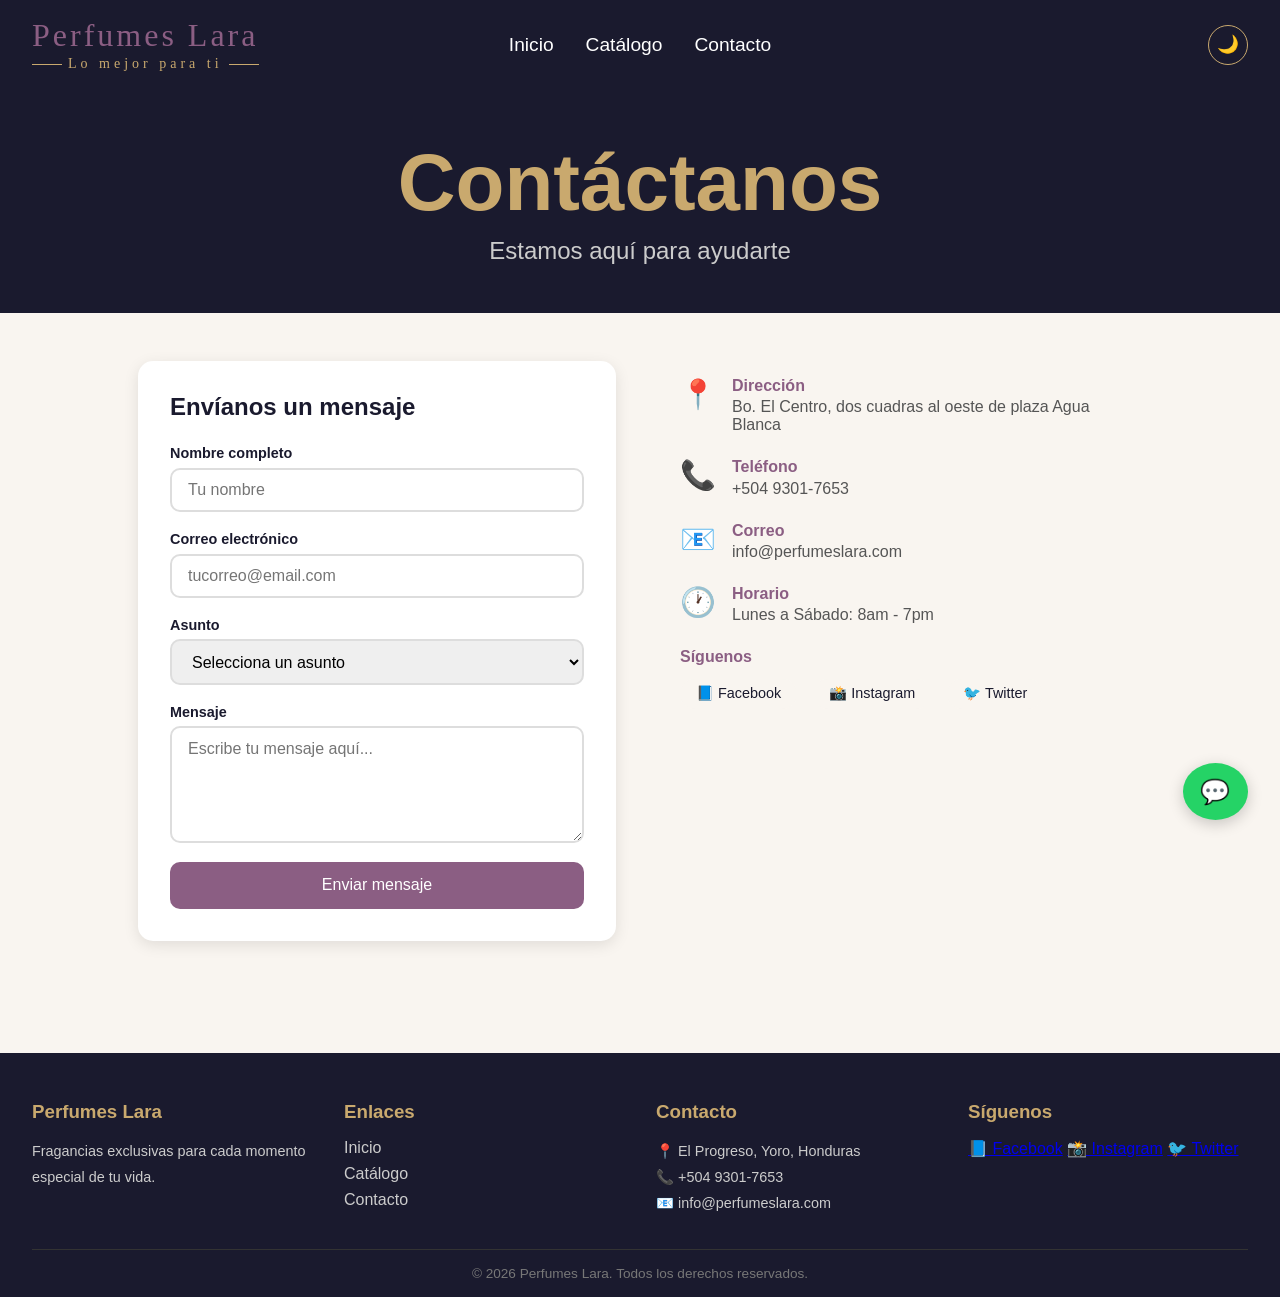
<file: contacto.html>
<!DOCTYPE html>
<html lang="es">
<head>
  <meta charset="UTF-8">
  <meta name="viewport" content="width=device-width, initial-scale=1.0">
  <title>Contacto - Perfumes Lara </title>
  <link rel="stylesheet" href="css/styles.css">
</head>
<body>

  <!-- NAVEGACIÓN -->
 <nav class="navbar">
    <div class="logo">
  <span class="logo-nombre">Perfumes Lara</span>
  <div class="logo-linea">
    <span class="logo-linea-decorativa"></span>
    <span class="logo-subtitulo">Lo mejor para ti</span>
    <span class="logo-linea-decorativa"></span>
  </div>
</div>
    <ul class="nav-links">
      <li><a href="index.html">Inicio</a></li>
      <li><a href="catalogo.html">Catálogo</a></li>
      <li><a href="contacto.html">Contacto</a></li>
    </ul>
    <div class="nav-acciones">
      <button class="btn-dark" id="btn-dark">🌙</button>
      <button class="hamburger" id="hamburger">☰</button>
    </div>
  </nav>

  <!-- ENCABEZADO -->
  <section class="page-header">
    <h1>Contáctanos</h1>
    <p>Estamos aquí para ayudarte</p>
  </section>

  <!-- CONTENIDO CONTACTO -->
  <section class="contacto-contenido">

    <!-- FORMULARIO -->
    <div class="formulario-box">
      <h2>Envíanos un mensaje</h2>

      <div class="campo">
        <label for="nombre">Nombre completo</label>
        <input type="text" id="nombre" placeholder="Tu nombre">
      </div>

      <div class="campo">
        <label for="email">Correo electrónico</label>
        <input type="email" id="email" placeholder="tucorreo@email.com">
      </div>

      <div class="campo">
        <label for="asunto">Asunto</label>
        <select id="asunto">
          <option value="">Selecciona un asunto</option>
          <option value="pedido">Consulta sobre pedido</option>
          <option value="producto">Información de producto</option>
          <option value="envio">Envíos y entregas</option>
          <option value="otro">Otro</option>
        </select>
      </div>

      <div class="campo">
        <label for="mensaje">Mensaje</label>
        <textarea id="mensaje" rows="5" placeholder="Escribe tu mensaje aquí..."></textarea>
      </div>

      <button class="btn-enviar" id="btn-enviar">Enviar mensaje</button>

      <!-- Mensaje de confirmación -->
      <div class="mensaje-exito" id="mensaje-exito">
        ✅ ¡Mensaje enviado con éxito! Te contactaremos pronto.
      </div>

    </div>

    <!-- INFORMACIÓN DE CONTACTO -->
    <div class="info-box">

      <div class="info-item">
        <span class="info-icono">📍</span>
        <div>
          <h4>Dirección</h4>
          <p>Bo. El Centro, dos cuadras al oeste de plaza Agua Blanca</p>
        </div>
      </div>

      <div class="info-item">
        <span class="info-icono">📞</span>
        <div>
          <h4>Teléfono</h4>
          <p>+504 9301-7653</p>
        </div>
      </div>

      <div class="info-item">
        <span class="info-icono">📧</span>
        <div>
          <h4>Correo</h4>
          <p>info@perfumeslara.com</p>
        </div>
      </div>

      <div class="info-item">
        <span class="info-icono">🕐</span>
        <div>
          <h4>Horario</h4>
          <p>Lunes a Sábado: 8am - 7pm</p>
        </div>
      </div>

      <!-- Redes sociales -->
      <div class="redes">
        <h4>Síguenos</h4>
        <div class="redes-iconos">
          <a href="#">📘 Facebook</a>
          <a href="#">📸 Instagram</a>
          <a href="#">🐦 Twitter</a>
        </div>
      </div>

    </div>

  </section>

  <!-- WHATSAPP FLOTANTE -->
  <a href="https://wa.me/+50493017653" target="_blank" class="whatsapp-flotante">
    💬
  </a>

  <script src="js/main.js"></script>
  <!-- FOOTER -->
  <footer class="footer">
    <div class="footer-contenido">

      <div class="footer-col">
        <h3> Perfumes Lara </h3>
        <p>Fragancias exclusivas para cada momento especial de tu vida.</p>
      </div>

      <div class="footer-col">
        <h3>Enlaces</h3>
        <ul>
          <li><a href="index.html">Inicio</a></li>
          <li><a href="catalogo.html">Catálogo</a></li>
          <li><a href="contacto.html">Contacto</a></li>
        </ul>
      </div>

       <div class="footer-col">
        <h3>Contacto</h3>
        <p>📍 El Progreso, Yoro, Honduras</p>
        <p>📞 +504 9301-7653</p>
        <p>📧 info@perfumeslara.com</p>
      </div>

      <div class="footer-col">
        <h3>Síguenos</h3>
        <div class="footer-redes">
          <a href="#">📘 Facebook</a>
          <a href="#">📸 Instagram</a>
          <a href="#">🐦 Twitter</a>
        </div>
      </div>

    </div>
    <div class="footer-bottom">
      <p>© 2026 Perfumes Lara. Todos los derechos reservados.</p>
    </div>
  </footer>
</body>
</html>
</file>
<file: css/styles.css>
/* RESET Y VARIABLES */
* {
  margin: 0;
  padding: 0;
  box-sizing: border-box;
}

:root {
  --color-primario: #8B5E83; /* morado elegante */
  --color-dorado: #C9A96E;
  --color-oscuro: #1a1a2e;
  --color-claro: #f9f5f0;
  --fuente: 'Segoe UI', sans-serif;
}

body {
  font-family: var(--fuente);
  background-color: var(--color-claro);
  color: var(--color-oscuro);
}

/* --- NAVBAR CON CENTRADO ABSOLUTO --- */
.navbar {
  display: flex;
  justify-content: space-between;
  align-items: center;
  padding: 1rem 2rem;
  background-color: var(--color-oscuro);
  color: white;
  position: relative; /* Clave para posicionar el menú respecto a esta barra */
}

.logo {
  display: flex;
  flex-direction: column;
  align-items: flex-start;
  line-height: 1.2;
  flex: 1;
}

.logo-nombre {
  font-family: Georgia, serif;
  font-size: clamp(16px, 2.5vw, 40px);
  color: #8B5E83;
  letter-spacing: 3px;
}

.logo-linea {
  display: flex;
  align-items: center;
  gap: 6px;
  margin-top: 2px;
}

.logo-linea-decorativa {
  height: 1px;
  width: 30px;
  background-color: #C9A96E;
  display: inline-block;
}

.logo-subtitulo {
  font-family: Georgia, serif;
  font-size: 14px;
  color: #C9A96E;
  letter-spacing: 4px;
}

/* Menú centrado de forma absoluta */
.navbar nav {
  position: absolute;
  left: 50%;
  transform: translateX(-50%); /* Lo empuja exactamente al centro matemático de la barra */
}

.nav-links {
  display: flex;
  gap: 2rem;
  list-style: none;
  margin: 0;
  padding: 0;
}

.nav-links a {
  color: white;
  text-decoration: none;
  transition: color 0.3s;
  font-size: 1.2rem;
}

.nav-links a:hover {
  color: var(--color-dorado);
}

/* Acciones a la derecha (incluye el botón de la luna) */
.nav-acciones {
  flex: 1;
  display: flex;
  align-items: center;
  gap: 1rem;  
  justify-content: flex-end;
}

/* Estilo del botón de modo oscuro (la luna) */
#btn-dark {
  background: transparent;
  border: 1px solid var(--color-dorado);
  color: var(--color-dorado);
  border-radius: 50%;
  width: 40px;
  height: 40px;
  cursor: pointer;
  font-size: 1.1rem;
  display: flex;
  align-items: center;
  justify-content: center;
  transition: all 0.3s ease;
}

#btn-dark:hover {
  background-color: var(--color-dorado);
  color: white;
}

/* HERO */
.hero {
  text-align: center;
  padding: 5rem 2rem;
  background: linear-gradient(135deg, var(--color-oscuro), var(--color-primario));
  color: white;
}

.hero h1 {
  font-size: 3rem;
  margin-bottom: 1rem;
}

.hero p {
  font-size: 1.2rem;
  margin-bottom: 2rem;
  color: var(--color-dorado);
}

/* BOTÓN */
.btn {
  background-color: var(--color-dorado);
  color: var(--color-oscuro);
  padding: 0.8rem 2rem;
  border-radius: 30px;
  text-decoration: none;
  font-weight: bold;
  transition: transform 0.2s;
  display: inline-block;
}

.btn:hover {
  transform: scale(1.05);
}

/* PAGE HEADER */
.page-header {
  text-align: center;
  padding: 3rem 2rem;
  background-color: var(--color-oscuro);
  color: white;
}

.page-header h1 {
  font-size: 5rem;
  color: var(--color-dorado);
}

.page-header p {
  margin-top: 0.5rem;
  color: #ccc;
  font-size: 1.5rem;
}

/* FILTROS */
.filtros {
  display: flex;
  justify-content: center;
  gap: 1rem;
  padding: 2rem;
  flex-wrap: wrap;
}

.filtro-btn {
  padding: 0.6rem 1.5rem;
  border: 2px solid var(--color-primario);
  background: transparent;
  color: var(--color-primario);
  border-radius: 20px;
  cursor: pointer;
  font-size: 1rem;
  font-weight: bold;
  transition: all 0.3s;
}

.filtro-btn:hover,
.filtro-btn.activo {
  background-color: var(--color-primario);
  color: white;
}

body.dark .filtro-btn {
  border-color: var(--color-dorado);
  color: var(--color-dorado);
}

body.dark .filtro-btn:hover,
body.dark .filtro-btn.activo {
  background-color: var(--color-dorado);
  color: var(--color-oscuro);
}

/* PRODUCTOS */
.productos {
  display: grid;
  grid-template-columns: repeat(auto-fit, minmax(250px, 1fr));
  gap: 2rem;
  padding: 2rem 3rem;
}

/* CARD */
.card {
  background: white;
  border-radius: 15px;
  padding: 1.5rem;
  text-align: center;
  box-shadow: 0 4px 15px rgba(0,0,0,0.1);
  transition: transform 0.3s;
}

.card:hover {
  transform: translateY(-5px);
}

.card img {
  width: 100%;
  height: 180px;
  object-fit: contain; /* Mantiene la botella completa dentro del espacio */
  border-radius: 10px;
  margin-bottom: 1rem;
  background-color: transparent;
}

.card h3 {
  font-size: 1.3rem;
  margin-bottom: 0.5rem;
  color: var(--color-oscuro);
}

.card p {
  font-size: 0.9rem;
  color: #666;
  margin-bottom: 1rem;
}

.categoria {
  display: inline-block;
  background-color: var(--color-claro);
  color: var(--color-primario);
  padding: 0.2rem 0.8rem;
  border-radius: 10px;
  font-size: 0.8rem;
  margin-bottom: 0.8rem;
}

.precio {
  display: block;
  font-size: 1.4rem;
  font-weight: bold;
  color: var(--color-dorado);
  margin-bottom: 1rem;
}

.btn-agregar {
  background-color: var(--color-primario);
  color: white;
  border: none;
  padding: 0.6rem 1.5rem;
  border-radius: 20px;
  cursor: pointer;
  font-size: 0.9rem;
  transition: background 0.3s;
}

.btn-agregar:hover {
  background-color: var(--color-oscuro);
}

/* CARRITO FLOTANTE */
.carrito-flotante {
  position: fixed;
  bottom: 2rem;
  right: 2rem;
  background-color: var(--color-dorado);
  color: var(--color-oscuro);
  padding: 1rem 1.2rem;
  border-radius: 50px;
  font-size: 1.2rem;
  font-weight: bold;
  cursor: pointer;
  box-shadow: 0 4px 15px rgba(0,0,0,0.2);
  z-index: 998;
}

/* CONTACTO CONTENIDO */
.contacto-contenido {
  display: grid;
  grid-template-columns: 1fr 1fr;
  gap: 3rem;
  padding: 3rem;
  max-width: 1100px;
  margin: 0 auto;
}

/* FORMULARIO */
.formulario-box {
  background: white;
  padding: 2rem;
  border-radius: 15px;
  box-shadow: 0 4px 15px rgba(0,0,0,0.1);
}

.formulario-box h2 {
  margin-bottom: 1.5rem;
  color: var(--color-oscuro);
}

.campo {
  margin-bottom: 1.2rem;
  display: flex;
  flex-direction: column;
  gap: 0.4rem;
}

.campo label {
  font-weight: bold;
  font-size: 0.9rem;
  color: var(--color-oscuro);
}

.campo input,
.campo select,
.campo textarea {
  padding: 0.7rem 1rem;
  border: 2px solid #ddd;
  border-radius: 10px;
  font-size: 1rem;
  font-family: var(--fuente);
  transition: border 0.3s;
  outline: none;
}

.campo input:focus,
.campo select:focus,
.campo textarea:focus {
  border-color: var(--color-primario);
}

.btn-enviar {
  width: 100%;
  padding: 0.9rem;
  background-color: var(--color-primario);
  color: white;
  border: none;
  border-radius: 10px;
  font-size: 1rem;
  cursor: pointer;
  transition: background 0.3s;
}

.btn-enviar:hover {
  background-color: var(--color-oscuro);
}

/* MENSAJE ÉXITO */
.mensaje-exito {
  display: none;
  margin-top: 1rem;
  padding: 1rem;
  background-color: #d4edda;
  color: #155724;
  border-radius: 10px;
  text-align: center;
}

/* INFO BOX */
.info-box {
  display: flex;
  flex-direction: column;
  gap: 1.5rem;
  padding: 1rem;
}

.info-item {
  display: flex;
  align-items: flex-start;
  gap: 1rem;
}

.info-icono {
  font-size: 1.8rem;
}

.info-item h4 {
  margin-bottom: 0.2rem;
  color: var(--color-primario);
}

.info-item p {
  color: #555;
}

/* REDES SOCIALES */
.redes h4 {
  color: var(--color-primario);
  margin-bottom: 0.8rem;
}

.redes-iconos {
  display: flex;
  gap: 1rem;
  flex-wrap: wrap;
}

.redes-iconos a {
  text-decoration: none;
  color: var(--color-oscuro);
  background: var(--color-claro);
  padding: 0.4rem 1rem;
  border-radius: 20px;
  font-size: 0.9rem;
  transition: background 0.3s;
}

.redes-iconos a:hover {
  background-color: var(--color-dorado);
}

/* BOTONES NAVBAR */
.btn-dark {
  background: transparent;
  border: 2px solid var(--color-dorado);
  color: var(--color-dorado);
  padding: 0.3rem 0.7rem;
  border-radius: 20px;
  cursor: pointer;
  font-size: 1rem;
  transition: all 0.3s;
}

.btn-dark:hover {
  background-color: var(--color-dorado);
  color: var(--color-oscuro);
}

.hamburger {
  display: none;
  background: transparent;
  border: none;
  color: white;
  font-size: 1.8rem;
  cursor: pointer;
}

/* WHATSAPP FLOTANTE */
.whatsapp-flotante {
  position: fixed;
  bottom: 5rem;
  right: 2rem;
  background-color: #25D366;
  color: white;
  padding: 0.9rem 1.1rem;
  border-radius: 50%;
  font-size: 1.5rem;
  text-decoration: none;
  box-shadow: 0 4px 15px rgba(0,0,0,0.2);
  transition: transform 0.3s;
  z-index: 999;
}

.whatsapp-flotante:hover {
  transform: scale(1.1);
}

/* FOOTER */
.footer {
  background-color: var(--color-oscuro);
  color: #ccc;
  padding: 3rem 2rem 1rem;
  margin-top: 4rem;
}

.footer-contenido {
  display: grid;
  grid-template-columns: repeat(auto-fit, minmax(200px, 1fr));
  gap: 2rem;
  margin-bottom: 2rem;
}

.footer-col h3 {
  color: var(--color-dorado);
  margin-bottom: 1rem;
}

.footer-col p {
  font-size: 0.9rem;
  line-height: 1.8;
}

.footer-col ul {
  list-style: none;
}

.footer-col ul li {
  margin-bottom: 0.5rem;
}

.footer-col ul a {
  color: #ccc;
  text-decoration: none;
  transition: color 0.3s;
}

.footer-col ul a:hover {
  color: var(--color-dorado);
}

.footer-bottom {
  text-align: center;
  border-top: 1px solid #333;
  padding-top: 1rem;
  font-size: 0.85rem;
  color: #777;
}

/* PANEL CARRITO */
.carrito-panel {
  position: fixed;
  top: 0;
  right: -400px;
  width: 380px;
  height: 100%;
  background: white;
  box-shadow: -5px 0 20px rgba(0,0,0,0.2);
  z-index: 1000;
  display: flex;
  flex-direction: column;
  transition: right 0.3s ease;
}

.carrito-panel.abierto {
  right: 0;
}

.carrito-header {
  display: flex;
  justify-content: space-between;
  align-items: center;
  padding: 1.5rem;
  background-color: var(--color-oscuro);
  color: white;
}

.carrito-header h3 {
  font-size: 1.2rem;
  color: var(--color-dorado);
}

.carrito-header button {
  background: transparent;
  border: none;
  color: white;
  font-size: 1.3rem;
  cursor: pointer;
}

.carrito-items {
  flex: 1;
  overflow-y: auto;
  padding: 1rem;
}

.carrito-vacio {
  text-align: center;
  color: #999;
  margin-top: 2rem;
}

.carrito-item {
  display: flex;
  align-items: center;
  gap: 1rem;
  padding: 1rem 0;
  border-bottom: 1px solid #eee;
}

.carrito-item img {
  width: 60px;
  height: 60px;
  object-fit: cover;
  border-radius: 8px;
}

.carrito-item-info {
  flex: 1;
}

.carrito-item-info h4 {
  font-size: 0.95rem;
  margin-bottom: 0.2rem;
}

.carrito-item-info p {
  font-size: 0.85rem;
  color: var(--color-dorado);
  font-weight: bold;
}

.carrito-item-eliminar {
  background: transparent;
  border: none;
  color: #e74c3c;
  font-size: 1.2rem;
  cursor: pointer;
  transition: transform 0.2s;
}

.carrito-item-eliminar:hover {
  transform: scale(1.2);
}

.carrito-footer {
  padding: 1.5rem;
  border-top: 2px solid #eee;
}

.carrito-total {
  display: flex;
  justify-content: space-between;
  font-size: 1.2rem;
  font-weight: bold;
  margin-bottom: 1rem;
  color: var(--color-oscuro);
}

#carrito-total {
  color: var(--color-dorado);
}

.btn-finalizar {
  width: 100%;
  padding: 1rem;
  background-color: #25D366;
  color: white;
  border: none;
  border-radius: 10px;
  font-size: 1rem;
  font-weight: bold;
  cursor: pointer;
  transition: background 0.3s;
}

.btn-finalizar:hover {
  background-color: #1da851;
}

/* OVERLAY */
.overlay {
  display: none;
  position: fixed;
  top: 0;
  left: 0;
  width: 100%;
  height: 100%;
  background: rgba(0,0,0,0.5);
  z-index: 999;
}

.overlay.activo {
  display: block;
}

/* MODO OSCURO GLOBAL */
body.dark {
  background-color: #121212;
  color: #f0f0f0;
}

body.dark .navbar {
  background-color: #1f1f1f;
}

body.dark .card {
  background-color: #1e1e1e;
  color: #f0f0f0;
}

body.dark .card h3 {
  color: #f0f0f0;
}

body.dark .card p {
  color: #aaa;
}

body.dark .formulario-box {
  background-color: #1e1e1e;
  color: #f0f0f0;
}

body.dark .campo input,
body.dark .campo select,
body.dark .campo textarea {
  background-color: #2a2a2a;
  color: #f0f0f0;
  border-color: #444;
}

body.dark .footer {
  background-color: #0a0a0a;
}

body.dark .info-box {
  color: #f0f0f0;
}

body.dark .carrito-panel {
  background: #1e1e1e;
  color: #f0f0f0;
}

body.dark .carrito-item {
  border-bottom: 1px solid #333;
}

body.dark .carrito-footer {
  border-top: 2px solid #333;
}

body.dark .carrito-total {
  color: #f0f0f0;
}

/* RESPONSIVE */
@media (max-width: 768px) {
  .navbar {
    padding: 0.8rem 1rem;
  }

  .nav-links {
    display: none;
    flex-direction: column;
    position: absolute;
    top: 100%;
    left: 0;
    width: 100%;
    background-color: var(--color-oscuro);
    padding: 1rem 2rem;
    z-index: 999;
  }

  .nav-links.activo {
    display: flex;
  }

  .hamburger {
    display: block;
  }

  .contacto-contenido {
    grid-template-columns: 1fr;
    padding: 1.5rem;
  }
}

/* ==========================================
   ESTILOS FINALES PARA EL CARRUSEL AUTOMÁTICO
   ========================================== */
.banner-slider {
  width: 100%;
  max-width: 1100px;
  height: 400px;
  margin: 2rem auto;
  position: relative;
  overflow: hidden;
  border-radius: 15px;
  background-color: #000;
  box-shadow: 0 8px 25px rgba(0,0,0,0.4);
  border: 1px solid rgba(201, 169, 110, 0.3);
}

.slider-container {
  display: flex;
  width: 500%;
  height: 100%;
  animation: desplazarSlider 20s infinite linear;
}

.slide {
  position: relative;
  width: 20%;
  height: 100%;
  overflow: hidden;
  display: flex;
  align-items: center;
  justify-content: center;
  background-size: cover;
  background-position: center;
  background-repeat: no-repeat;
}

/* Fondo difuminado automático que llena los laterales */
.slide::before {
  content: "";
  position: absolute;
  top: 0;
  left: 0;
  width: 100%;
  height: 100%;
  background-image: inherit;
  background-size: cover;
  background-position: center;
  filter: blur(25px) brightness(0.4);
  z-index: 1;
}

/* Imagen principal completa al frente */
.slide img {
  width: 100%;
  height: 100%;
  object-fit: contain;
  position: relative;
  z-index: 2;
}

.slide-caption {
  position: absolute;
  bottom: 0;
  left: 0;
  width: 100%;
  padding: 1rem;
  background: linear-gradient(transparent, rgba(0,0,0,0.8));
  color: var(--color-dorado);
  font-family: Georgia, serif;
  font-size: 1.3rem;
  text-align: center;
  z-index: 3;
}

/* Animación de desplazamiento automático continuo */
@keyframes desplazarSlider {
  0%   { transform: translateX(0); }
  15%  { transform: translateX(0); }
  20%  { transform: translateX(-20%); }
  35%  { transform: translateX(-20%); }
  40%  { transform: translateX(-40%); }
  55%  { transform: translateX(-40%); }
  60%  { transform: translateX(-60%); }
  75%  { transform: translateX(-60%); }
  80%  { transform: translateX(-80%); }
  95%  { transform: translateX(-80%); }
  100% { transform: translateX(0); }
<<<<<<< HEAD
}
=======
}

.catalogo-filtros-wrapper {
  display: flex;
  flex-direction: column;
  align-items: center;
  gap: 1.5rem;
  margin: 2.5rem auto;
  width: 100%;
  max-width: 800px;
  padding: 0 1rem;
}

#buscador-input {
  width: 100%;
  max-width: 450px;
  padding: 0.8rem 1.2rem;
  border-radius: 30px;
  border: 1px solid var(--color-dorado, #d4af37);
  background-color: var(--color-input-bg, #fff);
  font-size: 1rem;
  outline: none;
}
>>>>>>> 504d00b
</file>
